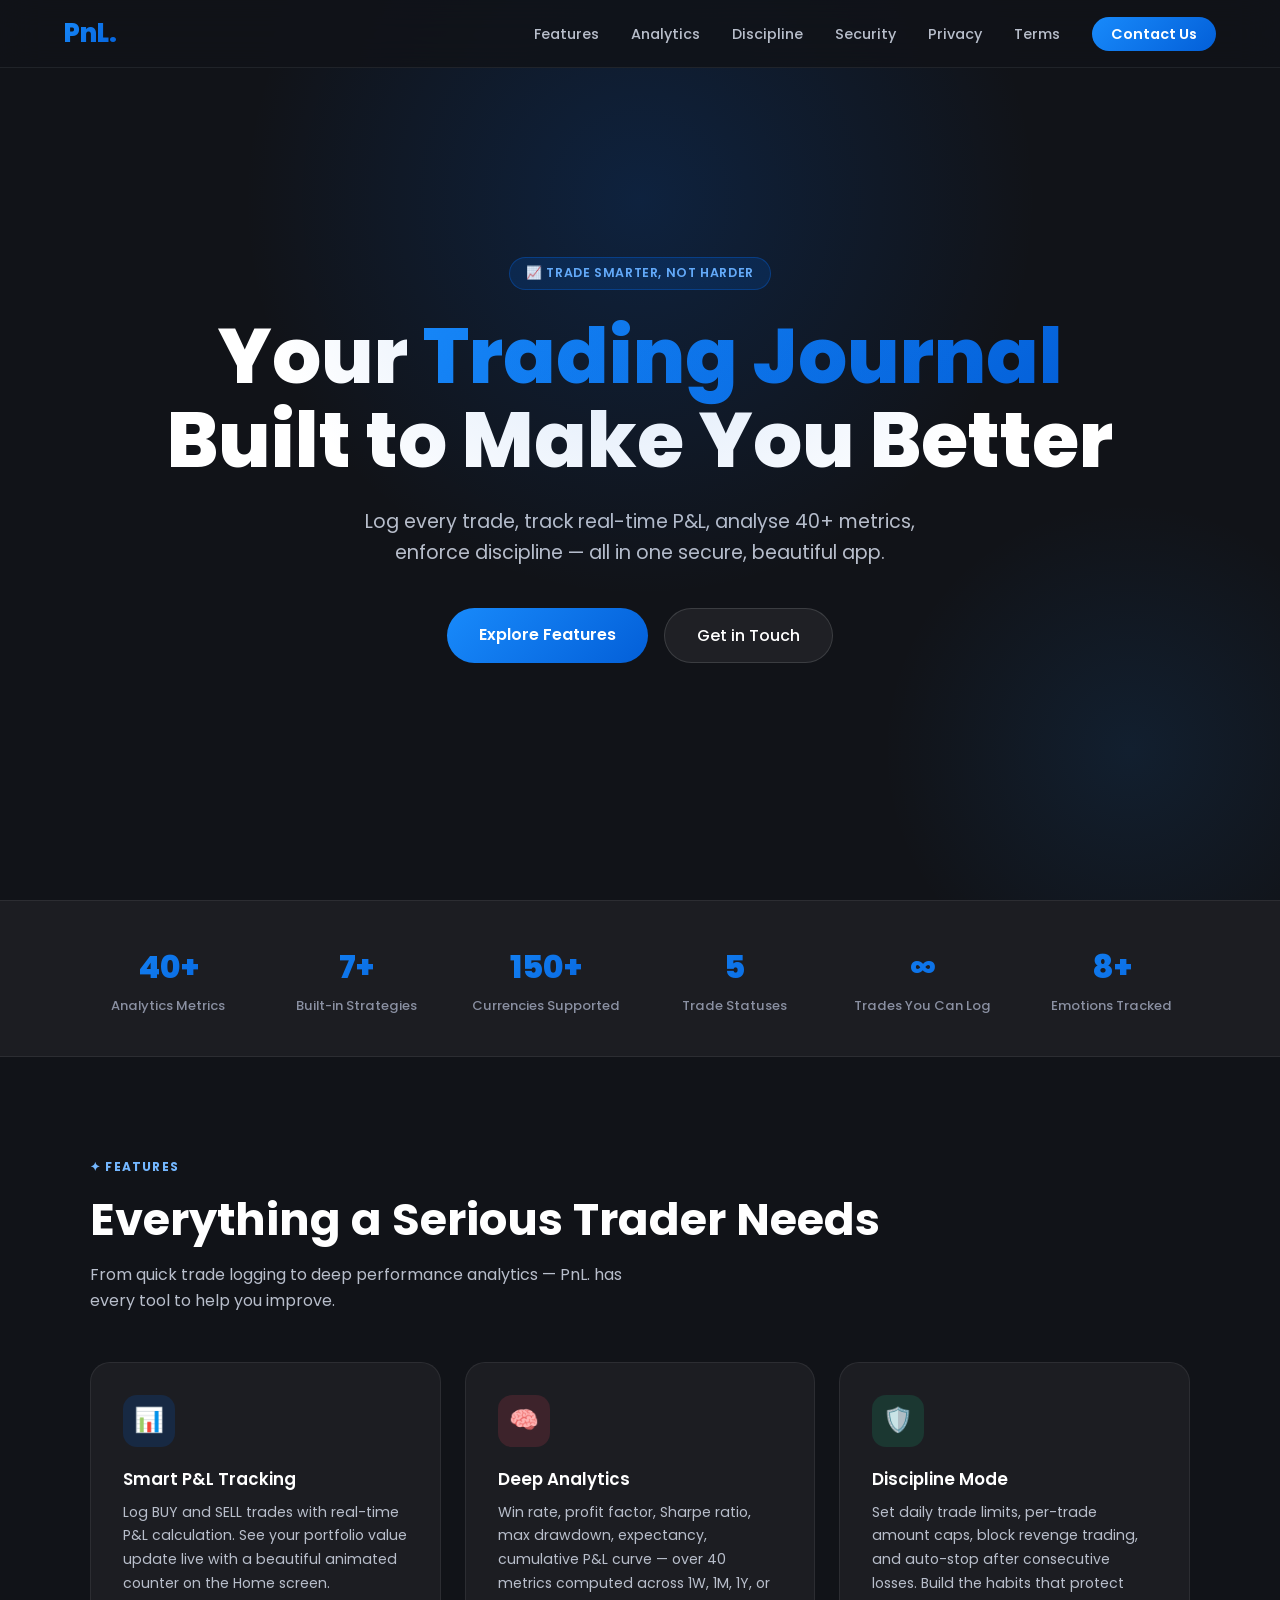
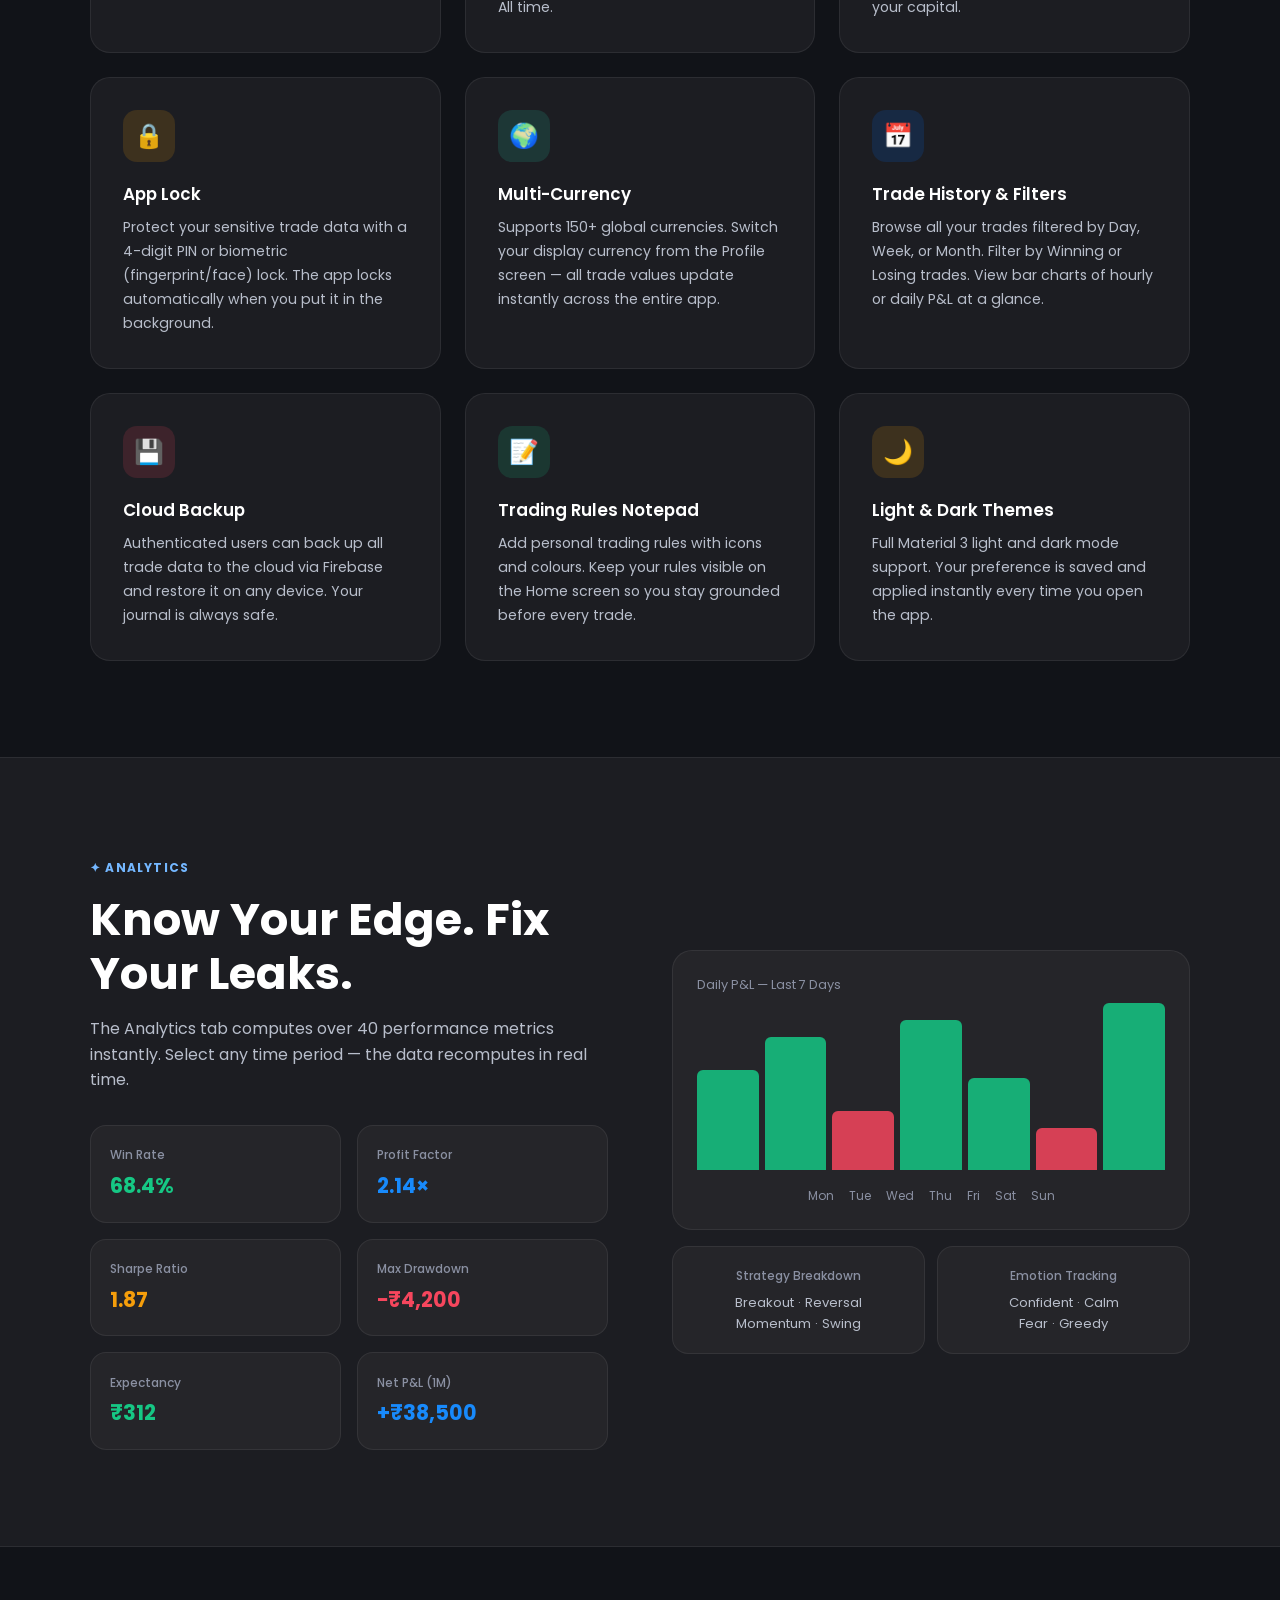
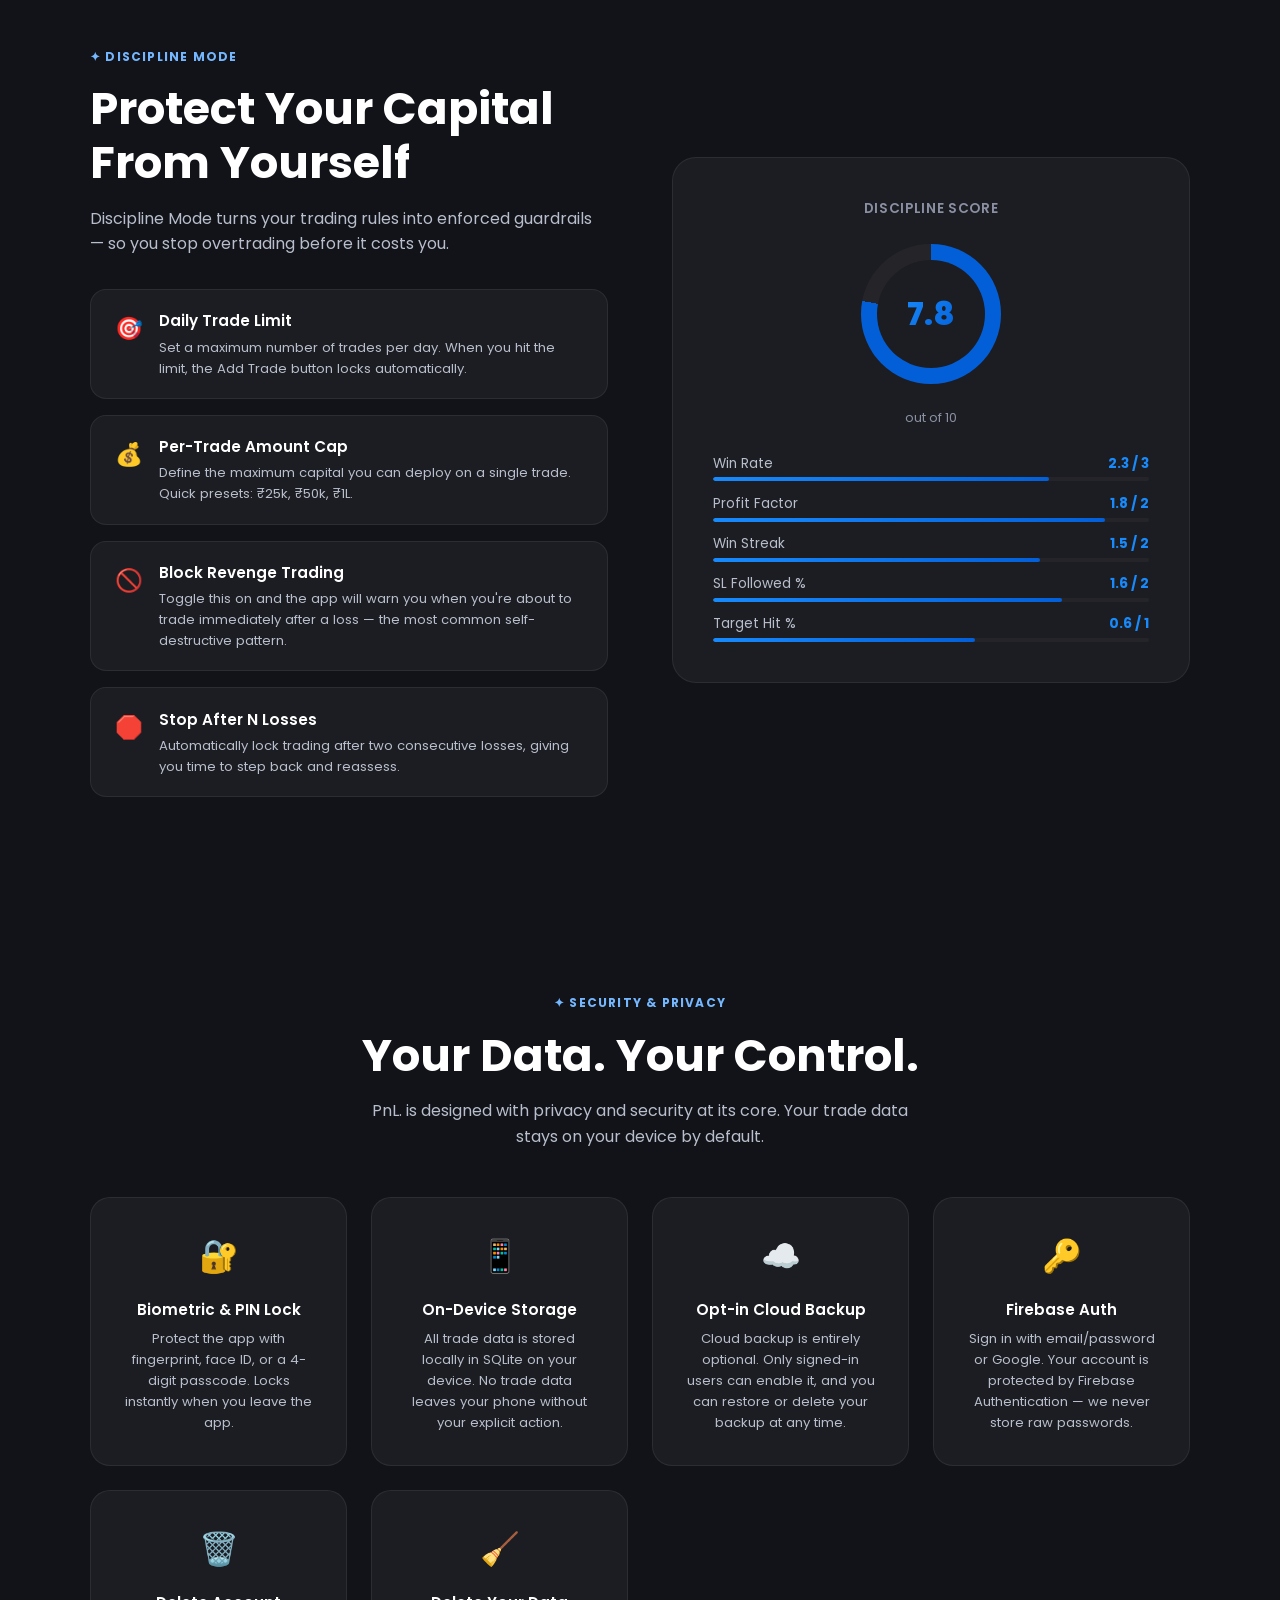
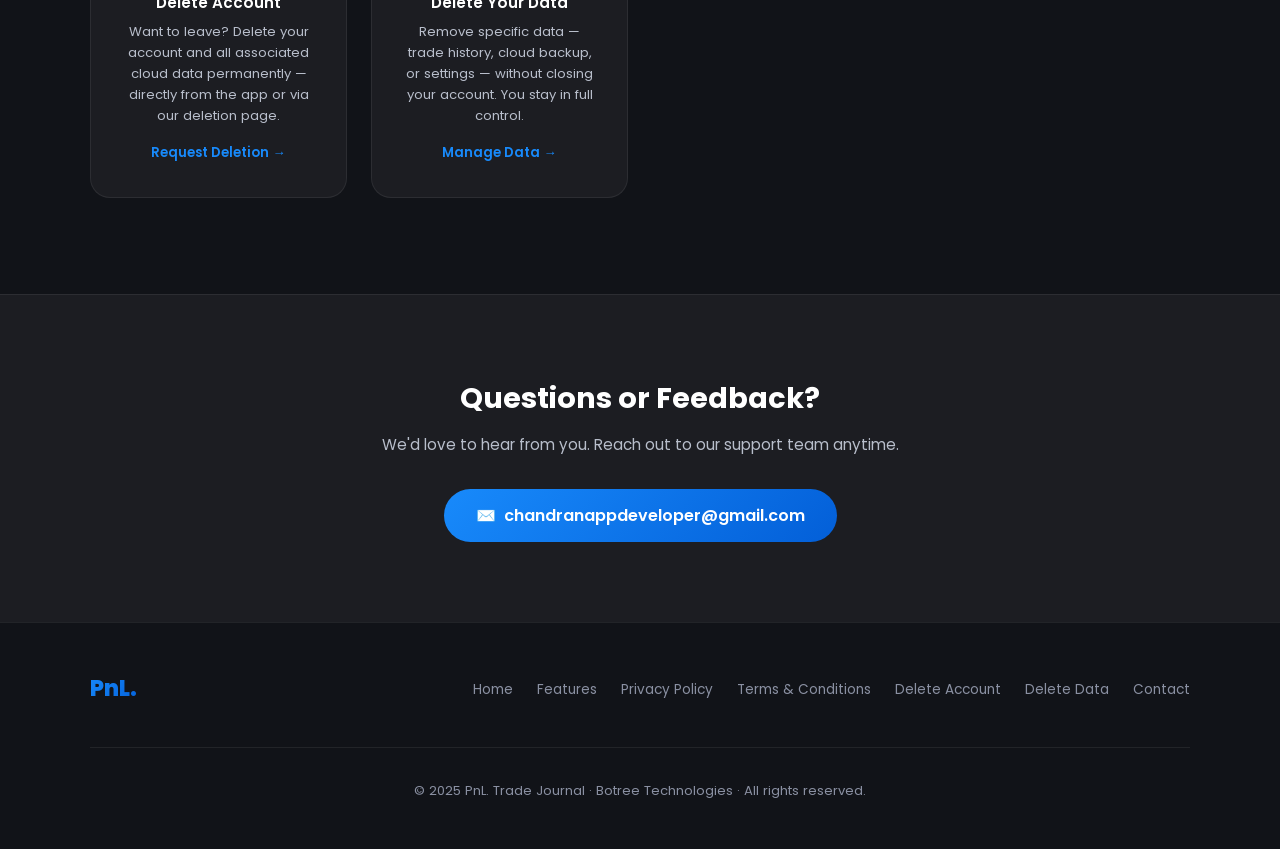
<file: index.html>
<!DOCTYPE html>
<html lang="en">
<head>
  <meta charset="UTF-8" />
  <meta name="viewport" content="width=device-width, initial-scale=1.0" />
  <title>PnL. — Trade Journal App</title>
  <meta name="description" content="PnL. is a smart trade journal for retail traders. Log trades, track daily P&L, analyse patterns, enforce discipline, and grow as a trader." />
  <meta name="theme-color" content="#035fd8" />
  <link rel="stylesheet" href="style.css" />
</head>
<body>

<!-- NAV -->
<nav>
  <a class="nav-logo" href="index.html">PnL.</a>
  <ul class="nav-links">
    <li><a href="#features">Features</a></li>
    <li><a href="#analytics">Analytics</a></li>
    <li><a href="#discipline">Discipline</a></li>
    <li><a href="#security">Security</a></li>
    <li><a href="privacy.html">Privacy</a></li>
    <li><a href="terms.html">Terms</a></li>
    <li><a href="mailto:chandranappdeveloper@gmail.com" class="nav-cta">Contact Us</a></li>
  </ul>
</nav>

<!-- HERO -->
<section class="hero">
  <div>
    <div class="badge">📈 Trade Smarter, Not Harder</div>
    <h1>Your <span class="gradient-text">Trading Journal</span><br/>Built to Make You Better</h1>
    <p>Log every trade, track real-time P&amp;L, analyse 40+ metrics, enforce discipline — all in one secure, beautiful app.</p>
    <div class="btn-group">
      <a href="#features" class="btn-primary">Explore Features</a>
      <a href="mailto:chandranappdeveloper@gmail.com" class="btn-secondary">Get in Touch</a>
    </div>
  </div>
</section>

<!-- STATS STRIP -->
<div class="stats-strip">
  <div class="stats-grid">
    <div class="stat-item">
      <div class="stat-value">40+</div>
      <div class="stat-label">Analytics Metrics</div>
    </div>
    <div class="stat-item">
      <div class="stat-value">7+</div>
      <div class="stat-label">Built-in Strategies</div>
    </div>
    <div class="stat-item">
      <div class="stat-value">150+</div>
      <div class="stat-label">Currencies Supported</div>
    </div>
    <div class="stat-item">
      <div class="stat-value">5</div>
      <div class="stat-label">Trade Statuses</div>
    </div>
    <div class="stat-item">
      <div class="stat-value">∞</div>
      <div class="stat-label">Trades You Can Log</div>
    </div>
    <div class="stat-item">
      <div class="stat-value">8+</div>
      <div class="stat-label">Emotions Tracked</div>
    </div>
  </div>
</div>

<!-- FEATURES -->
<section id="features">
  <div class="section-inner">
    <span class="section-badge">✦ Features</span>
    <h2 class="section-title">Everything a Serious Trader Needs</h2>
    <p class="section-sub">From quick trade logging to deep performance analytics — PnL. has every tool to help you improve.</p>

    <div class="features-grid">
      <div class="feature-card">
        <div class="feature-icon ic-blue">📊</div>
        <h3>Smart P&amp;L Tracking</h3>
        <p>Log BUY and SELL trades with real-time P&amp;L calculation. See your portfolio value update live with a beautiful animated counter on the Home screen.</p>
      </div>
      <div class="feature-card">
        <div class="feature-icon ic-red">🧠</div>
        <h3>Deep Analytics</h3>
        <p>Win rate, profit factor, Sharpe ratio, max drawdown, expectancy, cumulative P&amp;L curve — over 40 metrics computed across 1W, 1M, 1Y, or All time.</p>
      </div>
      <div class="feature-card">
        <div class="feature-icon ic-green">🛡️</div>
        <h3>Discipline Mode</h3>
        <p>Set daily trade limits, per-trade amount caps, block revenge trading, and auto-stop after consecutive losses. Build the habits that protect your capital.</p>
      </div>
      <div class="feature-card">
        <div class="feature-icon ic-amber">🔒</div>
        <h3>App Lock</h3>
        <p>Protect your sensitive trade data with a 4-digit PIN or biometric (fingerprint/face) lock. The app locks automatically when you put it in the background.</p>
      </div>
      <div class="feature-card">
        <div class="feature-icon ic-cyan">🌍</div>
        <h3>Multi-Currency</h3>
        <p>Supports 150+ global currencies. Switch your display currency from the Profile screen — all trade values update instantly across the entire app.</p>
      </div>
      <div class="feature-card">
        <div class="feature-icon ic-blue">📅</div>
        <h3>Trade History &amp; Filters</h3>
        <p>Browse all your trades filtered by Day, Week, or Month. Filter by Winning or Losing trades. View bar charts of hourly or daily P&amp;L at a glance.</p>
      </div>
      <div class="feature-card">
        <div class="feature-icon ic-red">💾</div>
        <h3>Cloud Backup</h3>
        <p>Authenticated users can back up all trade data to the cloud via Firebase and restore it on any device. Your journal is always safe.</p>
      </div>
      <div class="feature-card">
        <div class="feature-icon ic-green">📝</div>
        <h3>Trading Rules Notepad</h3>
        <p>Add personal trading rules with icons and colours. Keep your rules visible on the Home screen so you stay grounded before every trade.</p>
      </div>
      <div class="feature-card">
        <div class="feature-icon ic-amber">🌙</div>
        <h3>Light &amp; Dark Themes</h3>
        <p>Full Material 3 light and dark mode support. Your preference is saved and applied instantly every time you open the app.</p>
      </div>
    </div>
  </div>
</section>

<!-- ANALYTICS -->
<section id="analytics" class="analytics-section">
  <div class="section-inner">
    <div class="analytics-layout">
      <div>
        <span class="section-badge">✦ Analytics</span>
        <h2 class="section-title">Know Your Edge. Fix Your Leaks.</h2>
        <p class="section-sub">The Analytics tab computes over 40 performance metrics instantly. Select any time period — the data recomputes in real time.</p>

        <div class="metrics-grid">
          <div class="metric-card green">
            <div class="metric-label">Win Rate</div>
            <div class="metric-value">68.4%</div>
          </div>
          <div class="metric-card blue">
            <div class="metric-label">Profit Factor</div>
            <div class="metric-value">2.14×</div>
          </div>
          <div class="metric-card amber">
            <div class="metric-label">Sharpe Ratio</div>
            <div class="metric-value">1.87</div>
          </div>
          <div class="metric-card red">
            <div class="metric-label">Max Drawdown</div>
            <div class="metric-value">−₹4,200</div>
          </div>
          <div class="metric-card green">
            <div class="metric-label">Expectancy</div>
            <div class="metric-value">₹312</div>
          </div>
          <div class="metric-card blue">
            <div class="metric-label">Net P&amp;L (1M)</div>
            <div class="metric-value">+₹38,500</div>
          </div>
        </div>
      </div>
      <div>
        <div class="mock-chart">
          <div style="font-size:0.8rem;color:var(--text-muted);margin-bottom:0.5rem;">Daily P&L — Last 7 Days</div>
          <div class="chart-bars">
            <div class="bar up"  style="height:60%;"></div>
            <div class="bar up"  style="height:80%;"></div>
            <div class="bar down"style="height:35%;"></div>
            <div class="bar up"  style="height:90%;"></div>
            <div class="bar up"  style="height:55%;"></div>
            <div class="bar down"style="height:25%;"></div>
            <div class="bar up"  style="height:100%;"></div>
          </div>
          <div class="chart-label">Mon &nbsp;&nbsp;&nbsp; Tue &nbsp;&nbsp;&nbsp; Wed &nbsp;&nbsp;&nbsp; Thu &nbsp;&nbsp;&nbsp; Fri &nbsp;&nbsp;&nbsp; Sat &nbsp;&nbsp;&nbsp; Sun</div>
        </div>

        <div style="margin-top:1rem;display:grid;grid-template-columns:1fr 1fr;gap:0.75rem;">
          <div class="metric-card" style="text-align:center;">
            <div class="metric-label">Strategy Breakdown</div>
            <div style="font-size:0.82rem;color:var(--text-secondary);margin-top:0.4rem;">Breakout · Reversal<br/>Momentum · Swing</div>
          </div>
          <div class="metric-card" style="text-align:center;">
            <div class="metric-label">Emotion Tracking</div>
            <div style="font-size:0.82rem;color:var(--text-secondary);margin-top:0.4rem;">Confident · Calm<br/>Fear · Greedy</div>
          </div>
        </div>
      </div>
    </div>
  </div>
</section>

<!-- DISCIPLINE -->
<section id="discipline">
  <div class="section-inner">
    <div class="discipline-layout">
      <div>
        <span class="section-badge">✦ Discipline Mode</span>
        <h2 class="section-title">Protect Your Capital From Yourself</h2>
        <p class="section-sub">Discipline Mode turns your trading rules into enforced guardrails — so you stop overtrading before it costs you.</p>

        <div class="discipline-items">
          <div class="discipline-item">
            <span class="discipline-icon">🎯</span>
            <div>
              <h4>Daily Trade Limit</h4>
              <p>Set a maximum number of trades per day. When you hit the limit, the Add Trade button locks automatically.</p>
            </div>
          </div>
          <div class="discipline-item">
            <span class="discipline-icon">💰</span>
            <div>
              <h4>Per-Trade Amount Cap</h4>
              <p>Define the maximum capital you can deploy on a single trade. Quick presets: ₹25k, ₹50k, ₹1L.</p>
            </div>
          </div>
          <div class="discipline-item">
            <span class="discipline-icon">🚫</span>
            <div>
              <h4>Block Revenge Trading</h4>
              <p>Toggle this on and the app will warn you when you're about to trade immediately after a loss — the most common self-destructive pattern.</p>
            </div>
          </div>
          <div class="discipline-item">
            <span class="discipline-icon">🛑</span>
            <div>
              <h4>Stop After N Losses</h4>
              <p>Automatically lock trading after two consecutive losses, giving you time to step back and reassess.</p>
            </div>
          </div>
        </div>
      </div>
      <div>
        <div class="score-card">
          <div style="font-size:0.85rem;color:var(--text-muted);margin-bottom:1.5rem;font-weight:600;letter-spacing:0.05em;text-transform:uppercase;">Discipline Score</div>
          <div class="score-ring">
            <div class="score-number">7.8</div>
          </div>
          <div style="font-size:0.8rem;color:var(--text-muted);margin-bottom:1.5rem;">out of 10</div>

          <div class="score-components">
            <div>
              <div class="score-row">
                <span class="score-label">Win Rate</span>
                <span class="score-pts">2.3 / 3</span>
              </div>
              <div class="score-bar"><div class="score-bar-fill" style="width:77%"></div></div>
            </div>
            <div>
              <div class="score-row">
                <span class="score-label">Profit Factor</span>
                <span class="score-pts">1.8 / 2</span>
              </div>
              <div class="score-bar"><div class="score-bar-fill" style="width:90%"></div></div>
            </div>
            <div>
              <div class="score-row">
                <span class="score-label">Win Streak</span>
                <span class="score-pts">1.5 / 2</span>
              </div>
              <div class="score-bar"><div class="score-bar-fill" style="width:75%"></div></div>
            </div>
            <div>
              <div class="score-row">
                <span class="score-label">SL Followed %</span>
                <span class="score-pts">1.6 / 2</span>
              </div>
              <div class="score-bar"><div class="score-bar-fill" style="width:80%"></div></div>
            </div>
            <div>
              <div class="score-row">
                <span class="score-label">Target Hit %</span>
                <span class="score-pts">0.6 / 1</span>
              </div>
              <div class="score-bar"><div class="score-bar-fill" style="width:60%"></div></div>
            </div>
          </div>
        </div>
      </div>
    </div>
  </div>
</section>

<!-- SECURITY -->
<section id="security">
  <div class="section-inner" style="text-align:center;">
    <span class="section-badge">✦ Security &amp; Privacy</span>
    <h2 class="section-title">Your Data. Your Control.</h2>
    <p class="section-sub" style="margin:0 auto;">PnL. is designed with privacy and security at its core. Your trade data stays on your device by default.</p>

    <div class="security-grid">
      <div class="security-card">
        <span class="sec-icon">🔐</span>
        <h3>Biometric &amp; PIN Lock</h3>
        <p>Protect the app with fingerprint, face ID, or a 4-digit passcode. Locks instantly when you leave the app.</p>
      </div>
      <div class="security-card">
        <span class="sec-icon">📱</span>
        <h3>On-Device Storage</h3>
        <p>All trade data is stored locally in SQLite on your device. No trade data leaves your phone without your explicit action.</p>
      </div>
      <div class="security-card">
        <span class="sec-icon">☁️</span>
        <h3>Opt-in Cloud Backup</h3>
        <p>Cloud backup is entirely optional. Only signed-in users can enable it, and you can restore or delete your backup at any time.</p>
      </div>
      <div class="security-card">
        <span class="sec-icon">🔑</span>
        <h3>Firebase Auth</h3>
        <p>Sign in with email/password or Google. Your account is protected by Firebase Authentication — we never store raw passwords.</p>
      </div>
      <div class="security-card">
        <span class="sec-icon">🗑️</span>
        <h3>Delete Account</h3>
        <p>Want to leave? Delete your account and all associated cloud data permanently — directly from the app or via our deletion page.</p>
        <a href="delete-account.html" style="display:inline-block;margin-top:1rem;font-size:0.82rem;font-weight:600;color:var(--primary-light);text-decoration:none;">Request Deletion →</a>
      </div>
      <div class="security-card">
        <span class="sec-icon">🧹</span>
        <h3>Delete Your Data</h3>
        <p>Remove specific data — trade history, cloud backup, or settings — without closing your account. You stay in full control.</p>
        <a href="delete-data.html" style="display:inline-block;margin-top:1rem;font-size:0.82rem;font-weight:600;color:var(--primary-light);text-decoration:none;">Manage Data →</a>
      </div>
    </div>
  </div>
</section>

<!-- CONTACT CTA -->
<div class="contact-section">
  <h2>Questions or Feedback?</h2>
  <p>We'd love to hear from you. Reach out to our support team anytime.</p>
  <a href="mailto:chandranappdeveloper@gmail.com" class="contact-email">✉️ &nbsp;chandranappdeveloper@gmail.com</a>
</div>

<!-- FOOTER -->
<footer>
  <div class="footer-inner">
    <a class="footer-logo" href="index.html">PnL.</a>
    <ul class="footer-links">
      <li><a href="index.html">Home</a></li>
      <li><a href="#features">Features</a></li>
      <li><a href="privacy.html">Privacy Policy</a></li>
      <li><a href="terms.html">Terms &amp; Conditions</a></li>
      <li><a href="delete-account.html">Delete Account</a></li>
      <li><a href="delete-data.html">Delete Data</a></li>
      <li><a href="mailto:chandranappdeveloper@gmail.com">Contact</a></li>
    </ul>
    <p class="footer-copy">© 2025 PnL. Trade Journal · Botree Technologies · All rights reserved.</p>
  </div>
</footer>

</body>
</html>
</file>
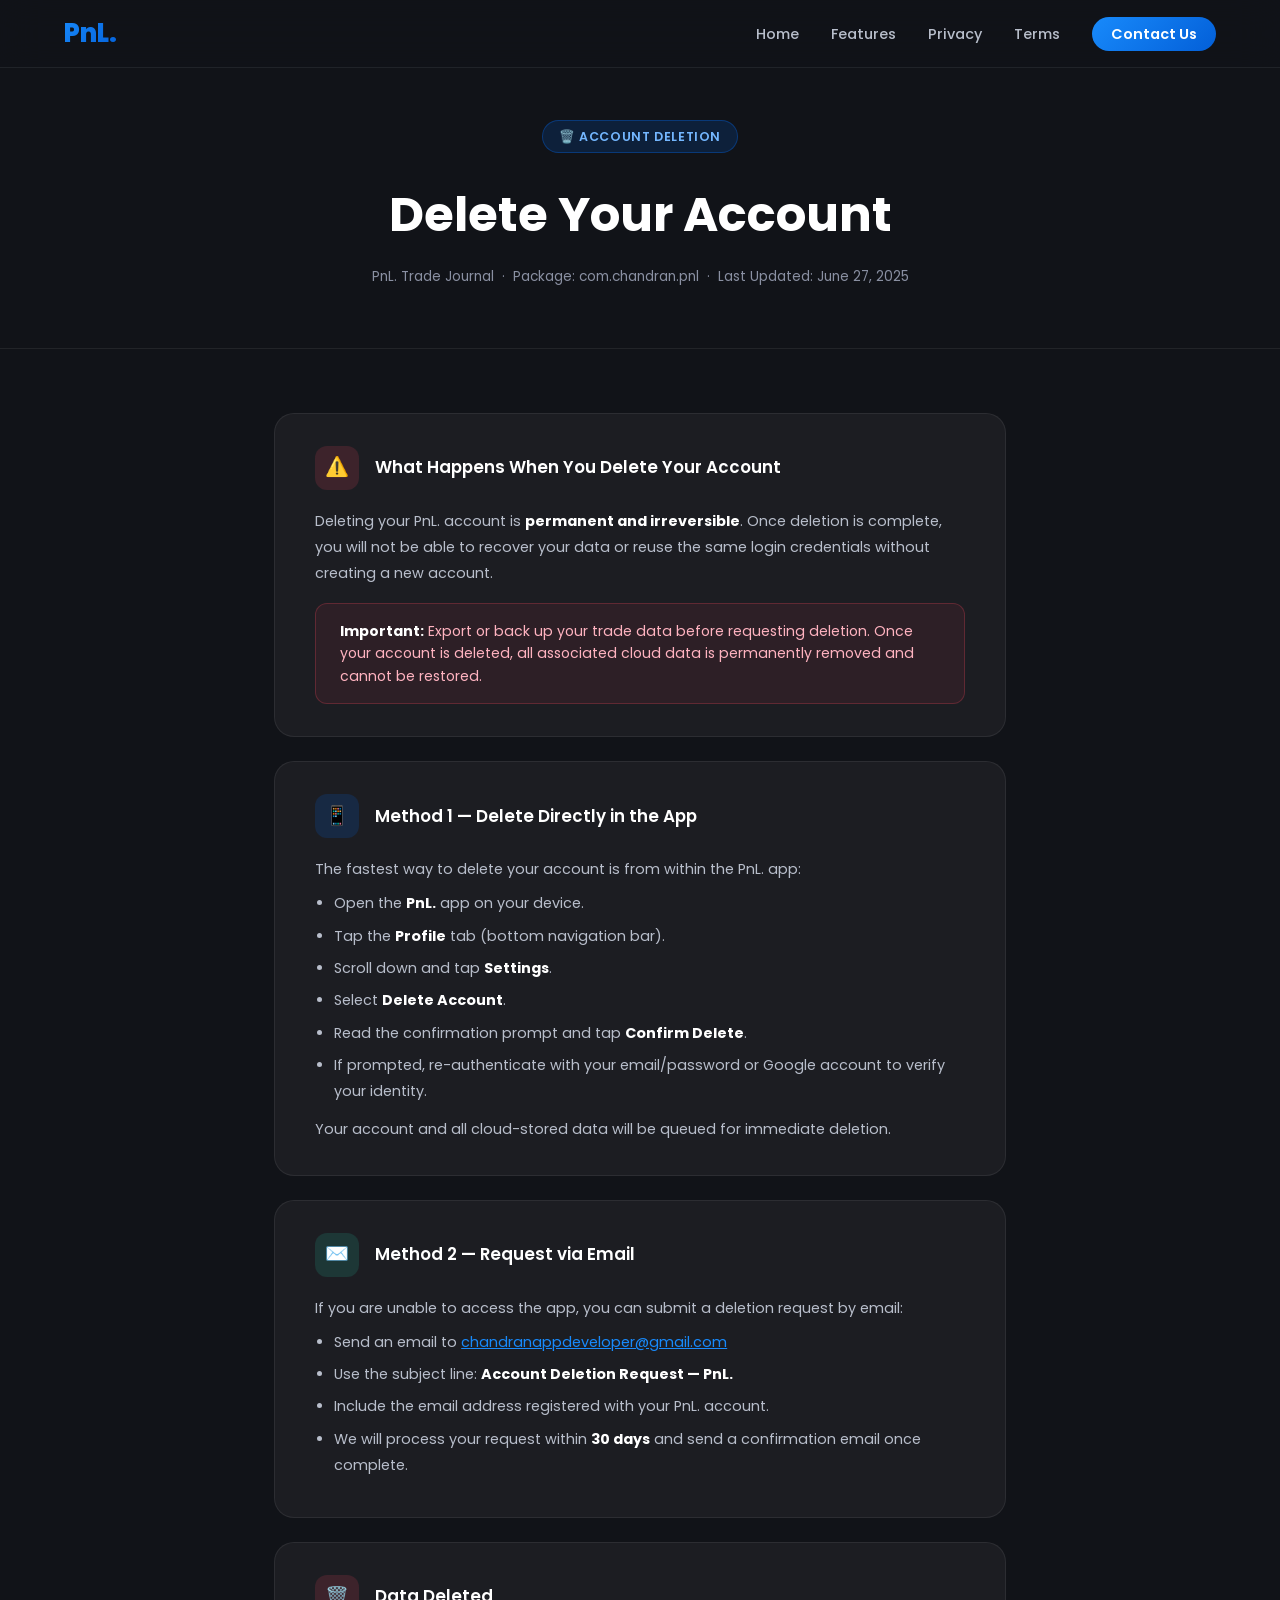
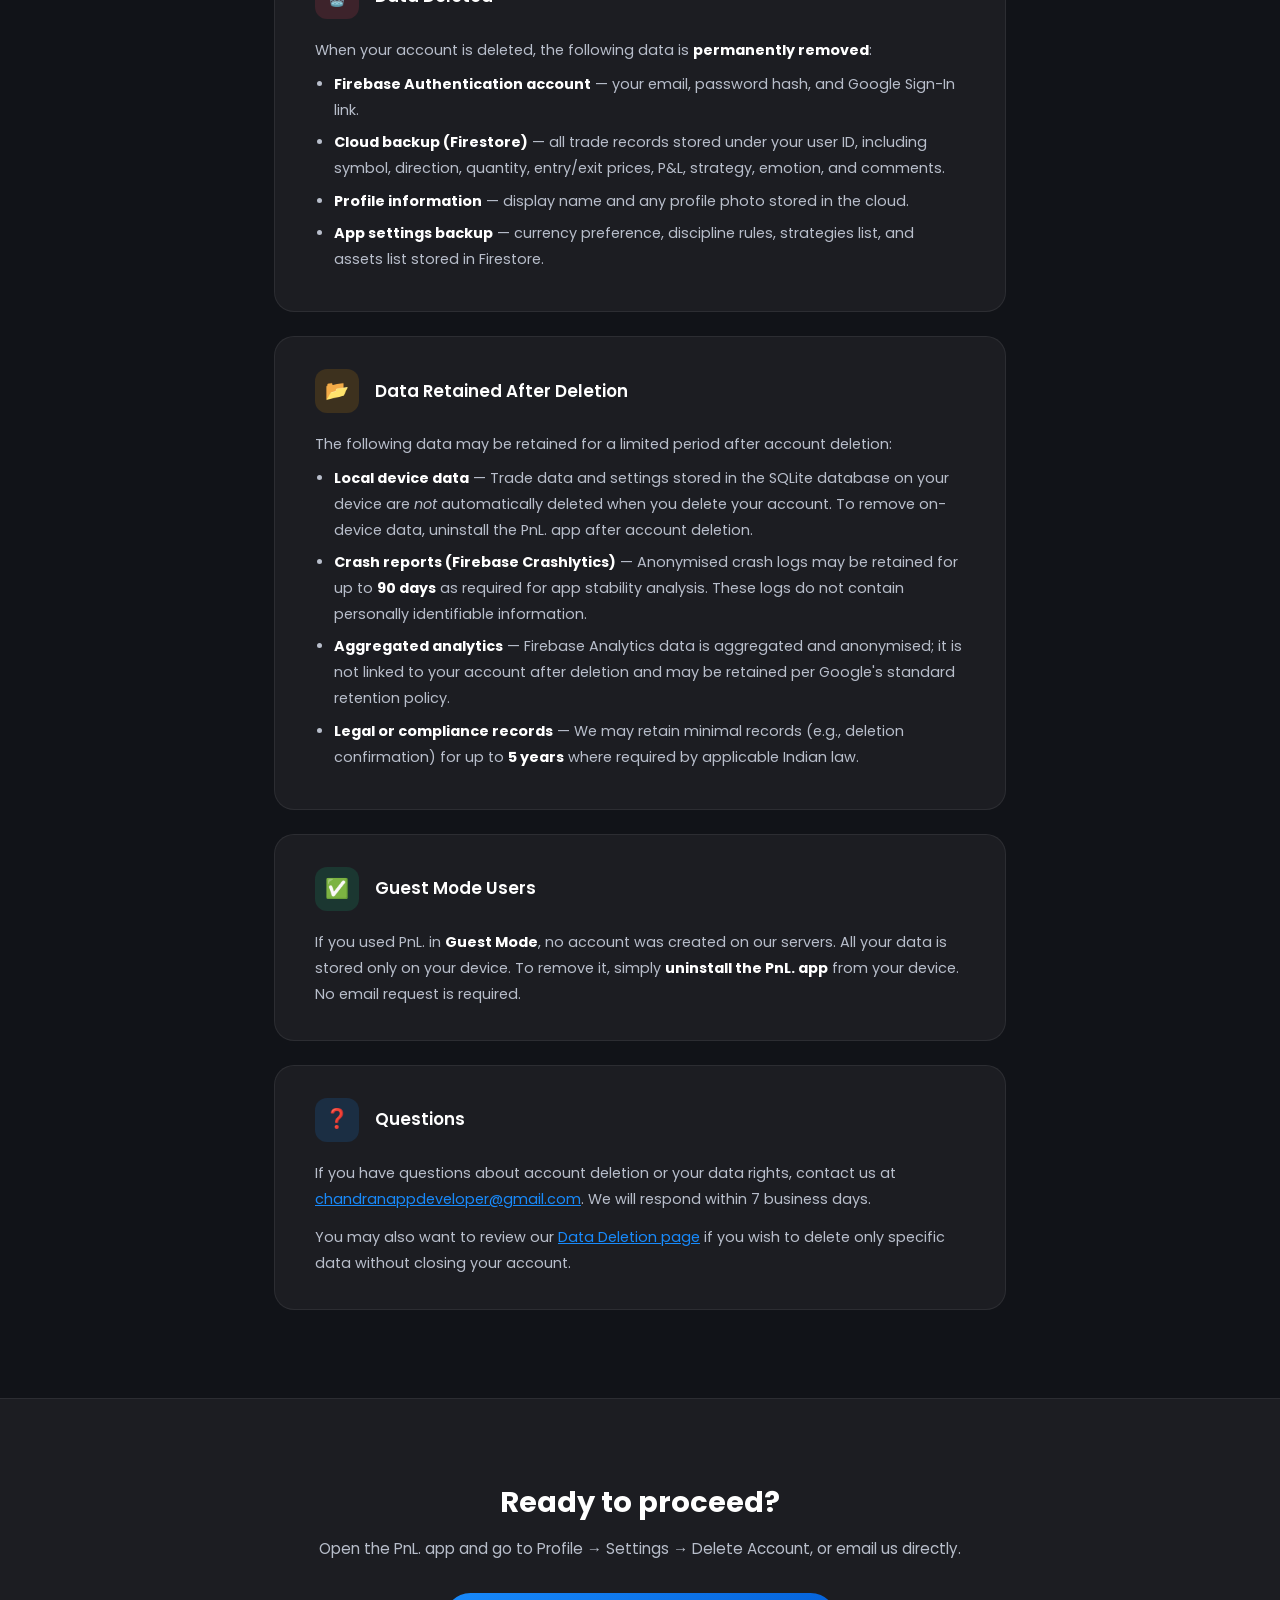
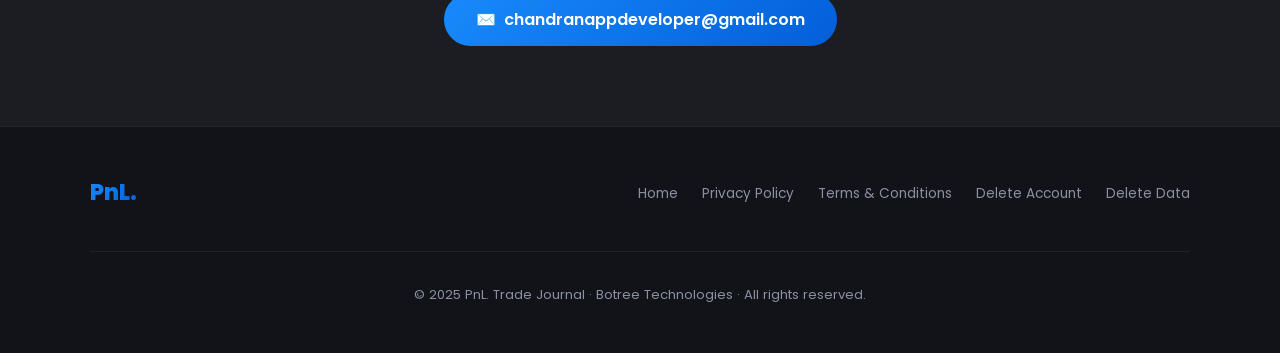
<file: delete-account.html>
<!DOCTYPE html>
<html lang="en">
<head>
  <meta charset="UTF-8" />
  <meta name="viewport" content="width=device-width, initial-scale=1.0" />
  <title>Delete Account — PnL.</title>
  <meta name="description" content="Request deletion of your PnL. Trade Journal account and all associated data." />
  <link rel="stylesheet" href="style.css" />
</head>
<body>

<!-- NAV -->
<nav>
  <a class="nav-logo" href="index.html">PnL.</a>
  <ul class="nav-links">
    <li><a href="index.html">Home</a></li>
    <li><a href="index.html#features">Features</a></li>
    <li><a href="privacy.html">Privacy</a></li>
    <li><a href="terms.html">Terms</a></li>
    <li><a href="mailto:chandranappdeveloper@gmail.com" class="nav-cta">Contact Us</a></li>
  </ul>
</nav>

<!-- HERO -->
<div class="policy-hero">
  <div class="badge">🗑️ Account Deletion</div>
  <h1>Delete Your Account</h1>
  <p class="policy-meta">PnL. Trade Journal &nbsp;·&nbsp; Package: com.chandran.pnl &nbsp;·&nbsp; Last Updated: June 27, 2025</p>
</div>

<!-- CONTENT -->
<div class="policy-content">

  <div class="policy-section">
    <div class="policy-section-header">
      <div class="policy-icon ic-red">⚠️</div>
      <h2>What Happens When You Delete Your Account</h2>
    </div>
    <p>Deleting your PnL. account is <strong>permanent and irreversible</strong>. Once deletion is complete, you will not be able to recover your data or reuse the same login credentials without creating a new account.</p>
    <div class="alert-box">
      <strong>Important:</strong> Export or back up your trade data before requesting deletion. Once your account is deleted, all associated cloud data is permanently removed and cannot be restored.
    </div>
  </div>

  <div class="policy-section">
    <div class="policy-section-header">
      <div class="policy-icon ic-blue">📱</div>
      <h2>Method 1 — Delete Directly in the App</h2>
    </div>
    <p>The fastest way to delete your account is from within the PnL. app:</p>
    <ul>
      <li>Open the <strong>PnL.</strong> app on your device.</li>
      <li>Tap the <strong>Profile</strong> tab (bottom navigation bar).</li>
      <li>Scroll down and tap <strong>Settings</strong>.</li>
      <li>Select <strong>Delete Account</strong>.</li>
      <li>Read the confirmation prompt and tap <strong>Confirm Delete</strong>.</li>
      <li>If prompted, re-authenticate with your email/password or Google account to verify your identity.</li>
    </ul>
    <p style="margin-top:0.75rem;">Your account and all cloud-stored data will be queued for immediate deletion.</p>
  </div>

  <div class="policy-section">
    <div class="policy-section-header">
      <div class="policy-icon ic-cyan">✉️</div>
      <h2>Method 2 — Request via Email</h2>
    </div>
    <p>If you are unable to access the app, you can submit a deletion request by email:</p>
    <ul>
      <li>Send an email to <a href="mailto:chandranappdeveloper@gmail.com">chandranappdeveloper@gmail.com</a></li>
      <li>Use the subject line: <strong>Account Deletion Request — PnL.</strong></li>
      <li>Include the email address registered with your PnL. account.</li>
      <li>We will process your request within <strong>30 days</strong> and send a confirmation email once complete.</li>
    </ul>
  </div>

  <div class="policy-section">
    <div class="policy-section-header">
      <div class="policy-icon ic-red">🗑️</div>
      <h2>Data Deleted</h2>
    </div>
    <p>When your account is deleted, the following data is <strong>permanently removed</strong>:</p>
    <ul>
      <li><strong>Firebase Authentication account</strong> — your email, password hash, and Google Sign-In link.</li>
      <li><strong>Cloud backup (Firestore)</strong> — all trade records stored under your user ID, including symbol, direction, quantity, entry/exit prices, P&amp;L, strategy, emotion, and comments.</li>
      <li><strong>Profile information</strong> — display name and any profile photo stored in the cloud.</li>
      <li><strong>App settings backup</strong> — currency preference, discipline rules, strategies list, and assets list stored in Firestore.</li>
    </ul>
  </div>

  <div class="policy-section">
    <div class="policy-section-header">
      <div class="policy-icon ic-amber">📂</div>
      <h2>Data Retained After Deletion</h2>
    </div>
    <p>The following data may be retained for a limited period after account deletion:</p>
    <ul>
      <li><strong>Local device data</strong> — Trade data and settings stored in the SQLite database on your device are <em>not</em> automatically deleted when you delete your account. To remove on-device data, uninstall the PnL. app after account deletion.</li>
      <li><strong>Crash reports (Firebase Crashlytics)</strong> — Anonymised crash logs may be retained for up to <strong>90 days</strong> as required for app stability analysis. These logs do not contain personally identifiable information.</li>
      <li><strong>Aggregated analytics</strong> — Firebase Analytics data is aggregated and anonymised; it is not linked to your account after deletion and may be retained per Google's standard retention policy.</li>
      <li><strong>Legal or compliance records</strong> — We may retain minimal records (e.g., deletion confirmation) for up to <strong>5 years</strong> where required by applicable Indian law.</li>
    </ul>
  </div>

  <div class="policy-section">
    <div class="policy-section-header">
      <div class="policy-icon ic-green">✅</div>
      <h2>Guest Mode Users</h2>
    </div>
    <p>If you used PnL. in <strong>Guest Mode</strong>, no account was created on our servers. All your data is stored only on your device. To remove it, simply <strong>uninstall the PnL. app</strong> from your device. No email request is required.</p>
  </div>

  <div class="policy-section">
    <div class="policy-section-header">
      <div class="policy-icon ic-lblue">❓</div>
      <h2>Questions</h2>
    </div>
    <p>If you have questions about account deletion or your data rights, contact us at <a href="mailto:chandranappdeveloper@gmail.com">chandranappdeveloper@gmail.com</a>. We will respond within 7 business days.</p>
    <p style="margin-top:0.75rem;">You may also want to review our <a href="delete-data.html">Data Deletion page</a> if you wish to delete only specific data without closing your account.</p>
  </div>

</div>

<!-- CONTACT -->
<div class="contact-section">
  <h2>Ready to proceed?</h2>
  <p>Open the PnL. app and go to Profile → Settings → Delete Account, or email us directly.</p>
  <a class="contact-email" href="mailto:chandranappdeveloper@gmail.com">
    ✉️ &nbsp;chandranappdeveloper@gmail.com
  </a>
</div>

<!-- FOOTER -->
<footer>
  <div class="footer-inner">
    <a class="footer-logo" href="index.html">PnL.</a>
    <ul class="footer-links">
      <li><a href="index.html">Home</a></li>
      <li><a href="privacy.html">Privacy Policy</a></li>
      <li><a href="terms.html">Terms &amp; Conditions</a></li>
      <li><a href="delete-account.html">Delete Account</a></li>
      <li><a href="delete-data.html">Delete Data</a></li>
    </ul>
    <p class="footer-copy">© 2025 PnL. Trade Journal · Botree Technologies · All rights reserved.</p>
  </div>
</footer>

</body>
</html>
</file>
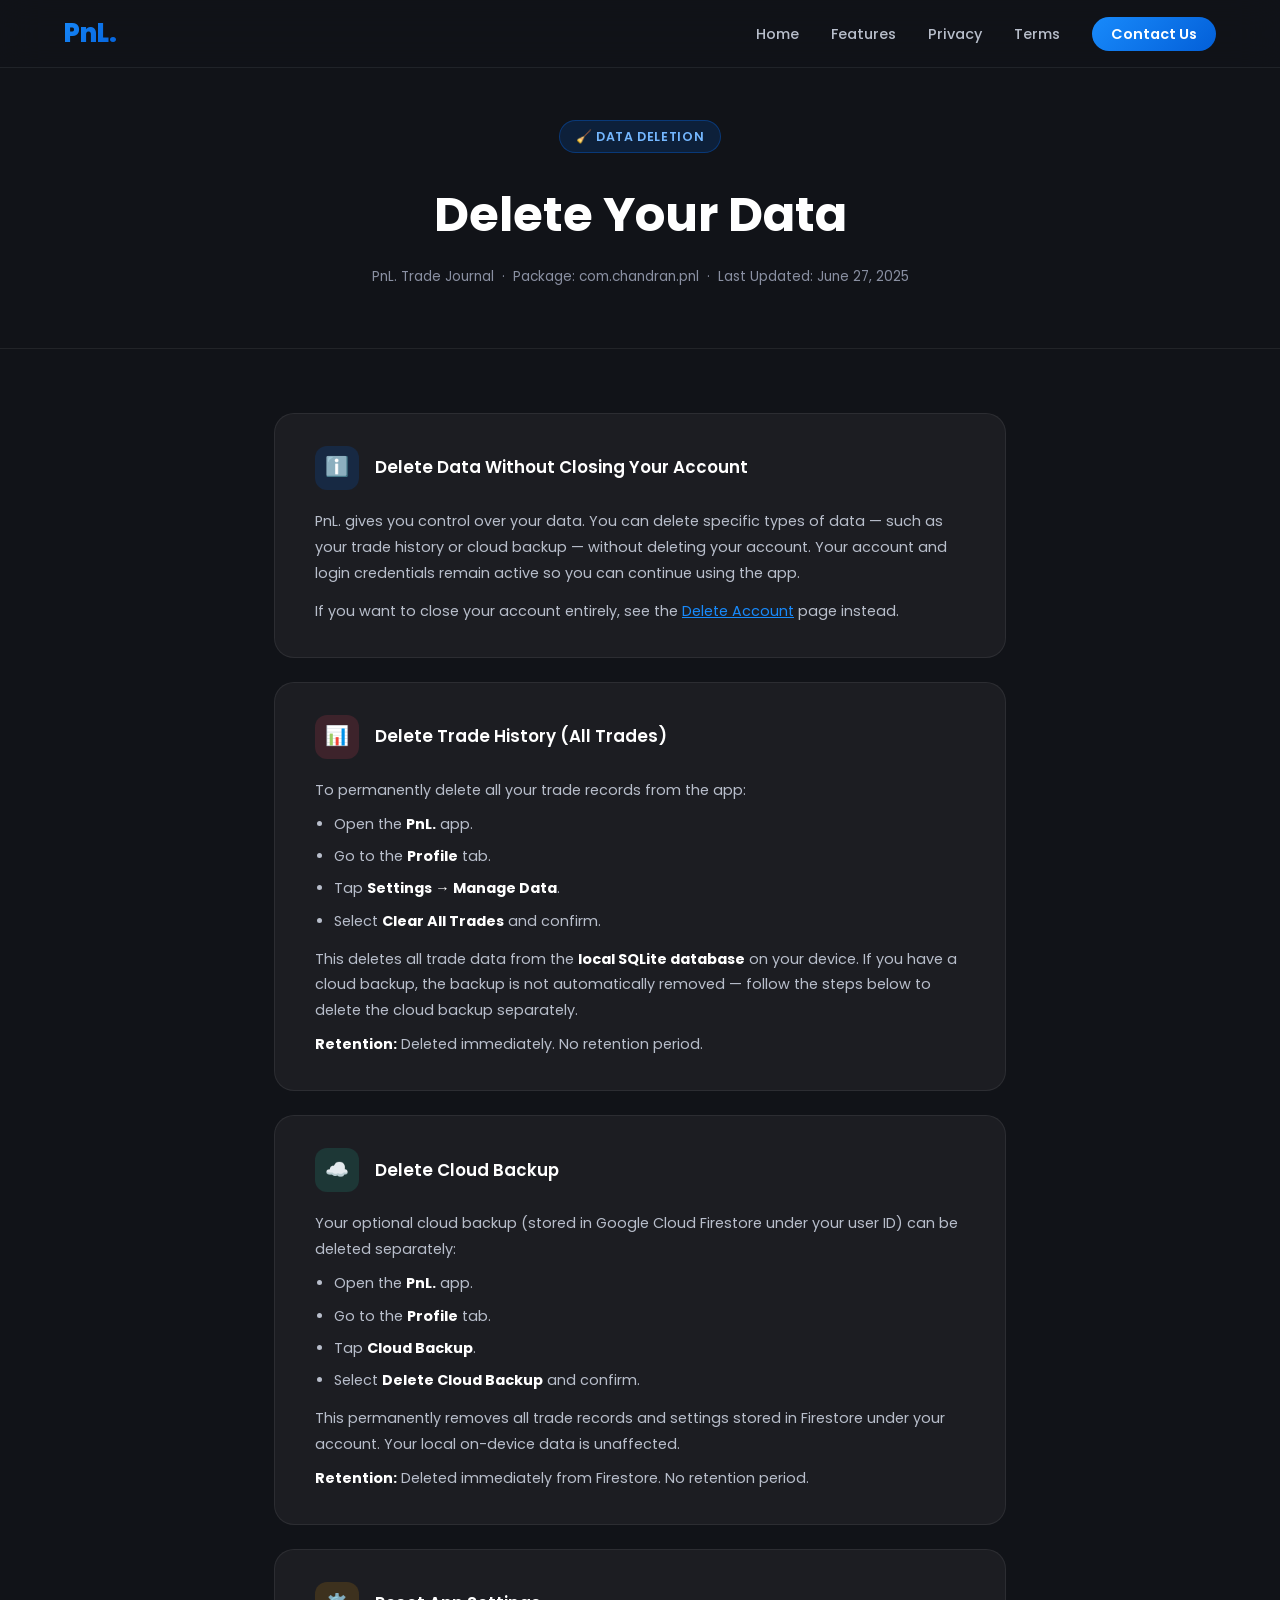
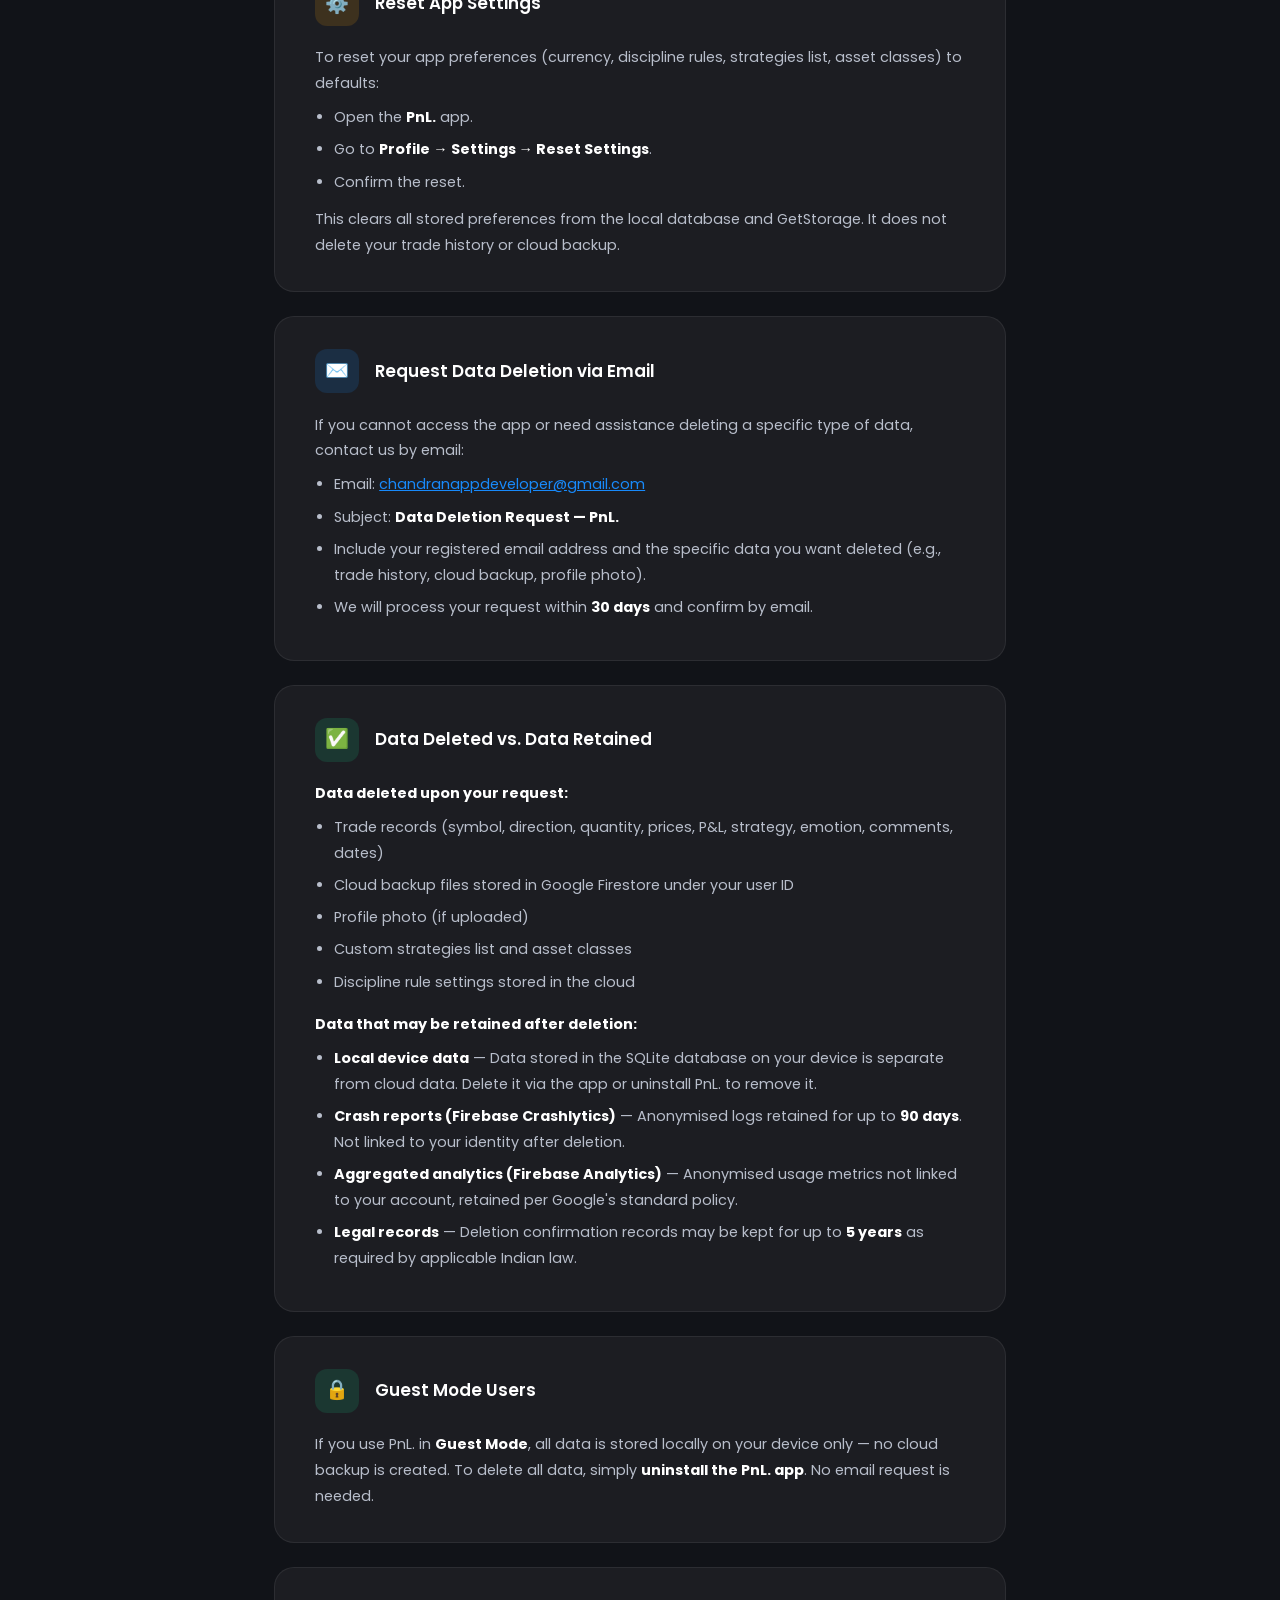
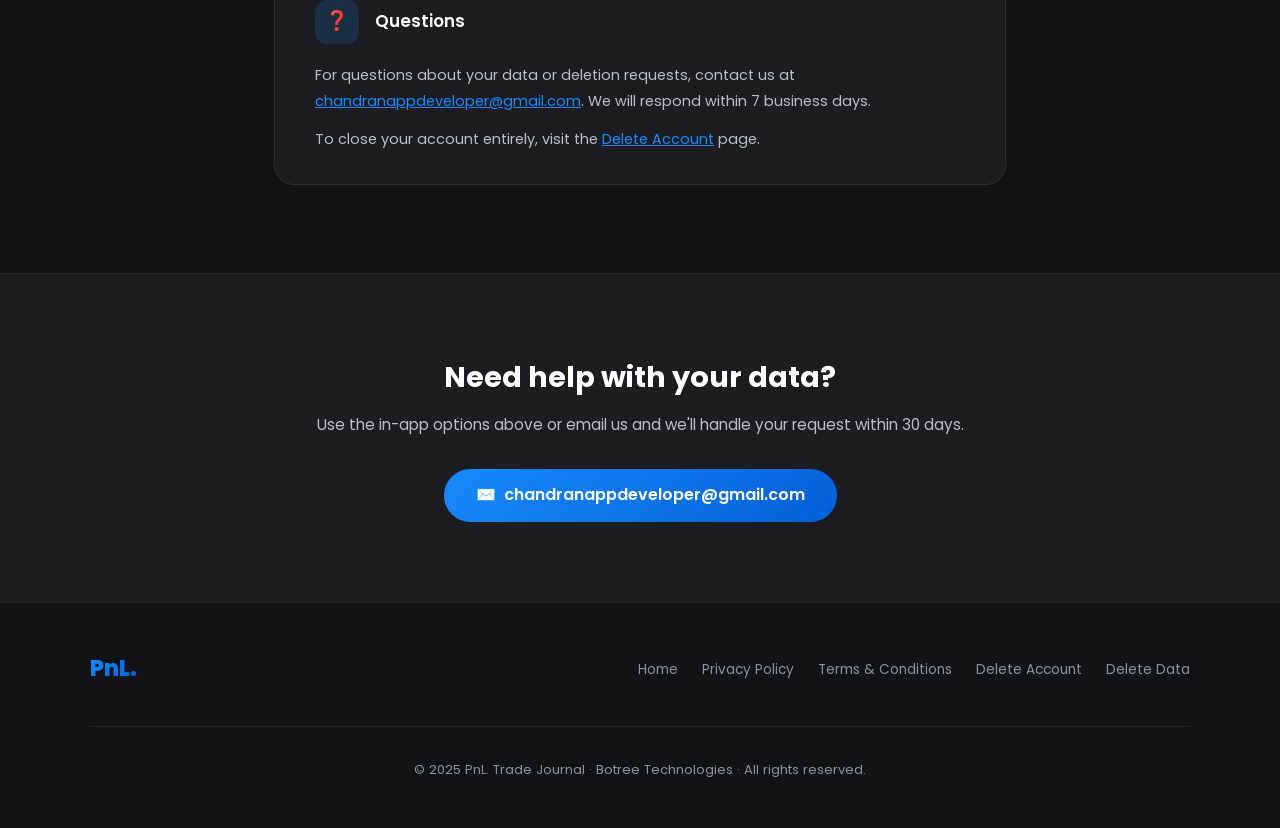
<file: delete-data.html>
<!DOCTYPE html>
<html lang="en">
<head>
  <meta charset="UTF-8" />
  <meta name="viewport" content="width=device-width, initial-scale=1.0" />
  <title>Delete Data — PnL.</title>
  <meta name="description" content="Request deletion of specific data from your PnL. Trade Journal account without closing your account." />
  <link rel="stylesheet" href="style.css" />
</head>
<body>

<!-- NAV -->
<nav>
  <a class="nav-logo" href="index.html">PnL.</a>
  <ul class="nav-links">
    <li><a href="index.html">Home</a></li>
    <li><a href="index.html#features">Features</a></li>
    <li><a href="privacy.html">Privacy</a></li>
    <li><a href="terms.html">Terms</a></li>
    <li><a href="mailto:chandranappdeveloper@gmail.com" class="nav-cta">Contact Us</a></li>
  </ul>
</nav>

<!-- HERO -->
<div class="policy-hero">
  <div class="badge">🧹 Data Deletion</div>
  <h1>Delete Your Data</h1>
  <p class="policy-meta">PnL. Trade Journal &nbsp;·&nbsp; Package: com.chandran.pnl &nbsp;·&nbsp; Last Updated: June 27, 2025</p>
</div>

<!-- CONTENT -->
<div class="policy-content">

  <div class="policy-section">
    <div class="policy-section-header">
      <div class="policy-icon ic-blue">ℹ️</div>
      <h2>Delete Data Without Closing Your Account</h2>
    </div>
    <p>PnL. gives you control over your data. You can delete specific types of data — such as your trade history or cloud backup — without deleting your account. Your account and login credentials remain active so you can continue using the app.</p>
    <p style="margin-top:0.75rem;">If you want to close your account entirely, see the <a href="delete-account.html">Delete Account</a> page instead.</p>
  </div>

  <div class="policy-section">
    <div class="policy-section-header">
      <div class="policy-icon ic-red">📊</div>
      <h2>Delete Trade History (All Trades)</h2>
    </div>
    <p>To permanently delete all your trade records from the app:</p>
    <ul>
      <li>Open the <strong>PnL.</strong> app.</li>
      <li>Go to the <strong>Profile</strong> tab.</li>
      <li>Tap <strong>Settings → Manage Data</strong>.</li>
      <li>Select <strong>Clear All Trades</strong> and confirm.</li>
    </ul>
    <p style="margin-top:0.75rem;">This deletes all trade data from the <strong>local SQLite database</strong> on your device. If you have a cloud backup, the backup is not automatically removed — follow the steps below to delete the cloud backup separately.</p>
    <p style="margin-top:0.5rem;"><strong>Retention:</strong> Deleted immediately. No retention period.</p>
  </div>

  <div class="policy-section">
    <div class="policy-section-header">
      <div class="policy-icon ic-cyan">☁️</div>
      <h2>Delete Cloud Backup</h2>
    </div>
    <p>Your optional cloud backup (stored in Google Cloud Firestore under your user ID) can be deleted separately:</p>
    <ul>
      <li>Open the <strong>PnL.</strong> app.</li>
      <li>Go to the <strong>Profile</strong> tab.</li>
      <li>Tap <strong>Cloud Backup</strong>.</li>
      <li>Select <strong>Delete Cloud Backup</strong> and confirm.</li>
    </ul>
    <p style="margin-top:0.75rem;">This permanently removes all trade records and settings stored in Firestore under your account. Your local on-device data is unaffected.</p>
    <p style="margin-top:0.5rem;"><strong>Retention:</strong> Deleted immediately from Firestore. No retention period.</p>
  </div>

  <div class="policy-section">
    <div class="policy-section-header">
      <div class="policy-icon ic-amber">⚙️</div>
      <h2>Reset App Settings</h2>
    </div>
    <p>To reset your app preferences (currency, discipline rules, strategies list, asset classes) to defaults:</p>
    <ul>
      <li>Open the <strong>PnL.</strong> app.</li>
      <li>Go to <strong>Profile → Settings → Reset Settings</strong>.</li>
      <li>Confirm the reset.</li>
    </ul>
    <p style="margin-top:0.75rem;">This clears all stored preferences from the local database and GetStorage. It does not delete your trade history or cloud backup.</p>
  </div>

  <div class="policy-section">
    <div class="policy-section-header">
      <div class="policy-icon ic-lblue">✉️</div>
      <h2>Request Data Deletion via Email</h2>
    </div>
    <p>If you cannot access the app or need assistance deleting a specific type of data, contact us by email:</p>
    <ul>
      <li>Email: <a href="mailto:chandranappdeveloper@gmail.com">chandranappdeveloper@gmail.com</a></li>
      <li>Subject: <strong>Data Deletion Request — PnL.</strong></li>
      <li>Include your registered email address and the specific data you want deleted (e.g., trade history, cloud backup, profile photo).</li>
      <li>We will process your request within <strong>30 days</strong> and confirm by email.</li>
    </ul>
  </div>

  <div class="policy-section">
    <div class="policy-section-header">
      <div class="policy-icon ic-green">✅</div>
      <h2>Data Deleted vs. Data Retained</h2>
    </div>

    <p><strong>Data deleted upon your request:</strong></p>
    <ul>
      <li>Trade records (symbol, direction, quantity, prices, P&amp;L, strategy, emotion, comments, dates)</li>
      <li>Cloud backup files stored in Google Firestore under your user ID</li>
      <li>Profile photo (if uploaded)</li>
      <li>Custom strategies list and asset classes</li>
      <li>Discipline rule settings stored in the cloud</li>
    </ul>

    <p style="margin-top:1rem;"><strong>Data that may be retained after deletion:</strong></p>
    <ul>
      <li><strong>Local device data</strong> — Data stored in the SQLite database on your device is separate from cloud data. Delete it via the app or uninstall PnL. to remove it.</li>
      <li><strong>Crash reports (Firebase Crashlytics)</strong> — Anonymised logs retained for up to <strong>90 days</strong>. Not linked to your identity after deletion.</li>
      <li><strong>Aggregated analytics (Firebase Analytics)</strong> — Anonymised usage metrics not linked to your account, retained per Google's standard policy.</li>
      <li><strong>Legal records</strong> — Deletion confirmation records may be kept for up to <strong>5 years</strong> as required by applicable Indian law.</li>
    </ul>
  </div>

  <div class="policy-section">
    <div class="policy-section-header">
      <div class="policy-icon ic-green">🔒</div>
      <h2>Guest Mode Users</h2>
    </div>
    <p>If you use PnL. in <strong>Guest Mode</strong>, all data is stored locally on your device only — no cloud backup is created. To delete all data, simply <strong>uninstall the PnL. app</strong>. No email request is needed.</p>
  </div>

  <div class="policy-section">
    <div class="policy-section-header">
      <div class="policy-icon ic-lblue">❓</div>
      <h2>Questions</h2>
    </div>
    <p>For questions about your data or deletion requests, contact us at <a href="mailto:chandranappdeveloper@gmail.com">chandranappdeveloper@gmail.com</a>. We will respond within 7 business days.</p>
    <p style="margin-top:0.75rem;">To close your account entirely, visit the <a href="delete-account.html">Delete Account</a> page.</p>
  </div>

</div>

<!-- CONTACT -->
<div class="contact-section">
  <h2>Need help with your data?</h2>
  <p>Use the in-app options above or email us and we'll handle your request within 30 days.</p>
  <a class="contact-email" href="mailto:chandranappdeveloper@gmail.com">
    ✉️ &nbsp;chandranappdeveloper@gmail.com
  </a>
</div>

<!-- FOOTER -->
<footer>
  <div class="footer-inner">
    <a class="footer-logo" href="index.html">PnL.</a>
    <ul class="footer-links">
      <li><a href="index.html">Home</a></li>
      <li><a href="privacy.html">Privacy Policy</a></li>
      <li><a href="terms.html">Terms &amp; Conditions</a></li>
      <li><a href="delete-account.html">Delete Account</a></li>
      <li><a href="delete-data.html">Delete Data</a></li>
    </ul>
    <p class="footer-copy">© 2025 PnL. Trade Journal · Botree Technologies · All rights reserved.</p>
  </div>
</footer>

</body>
</html>
</file>
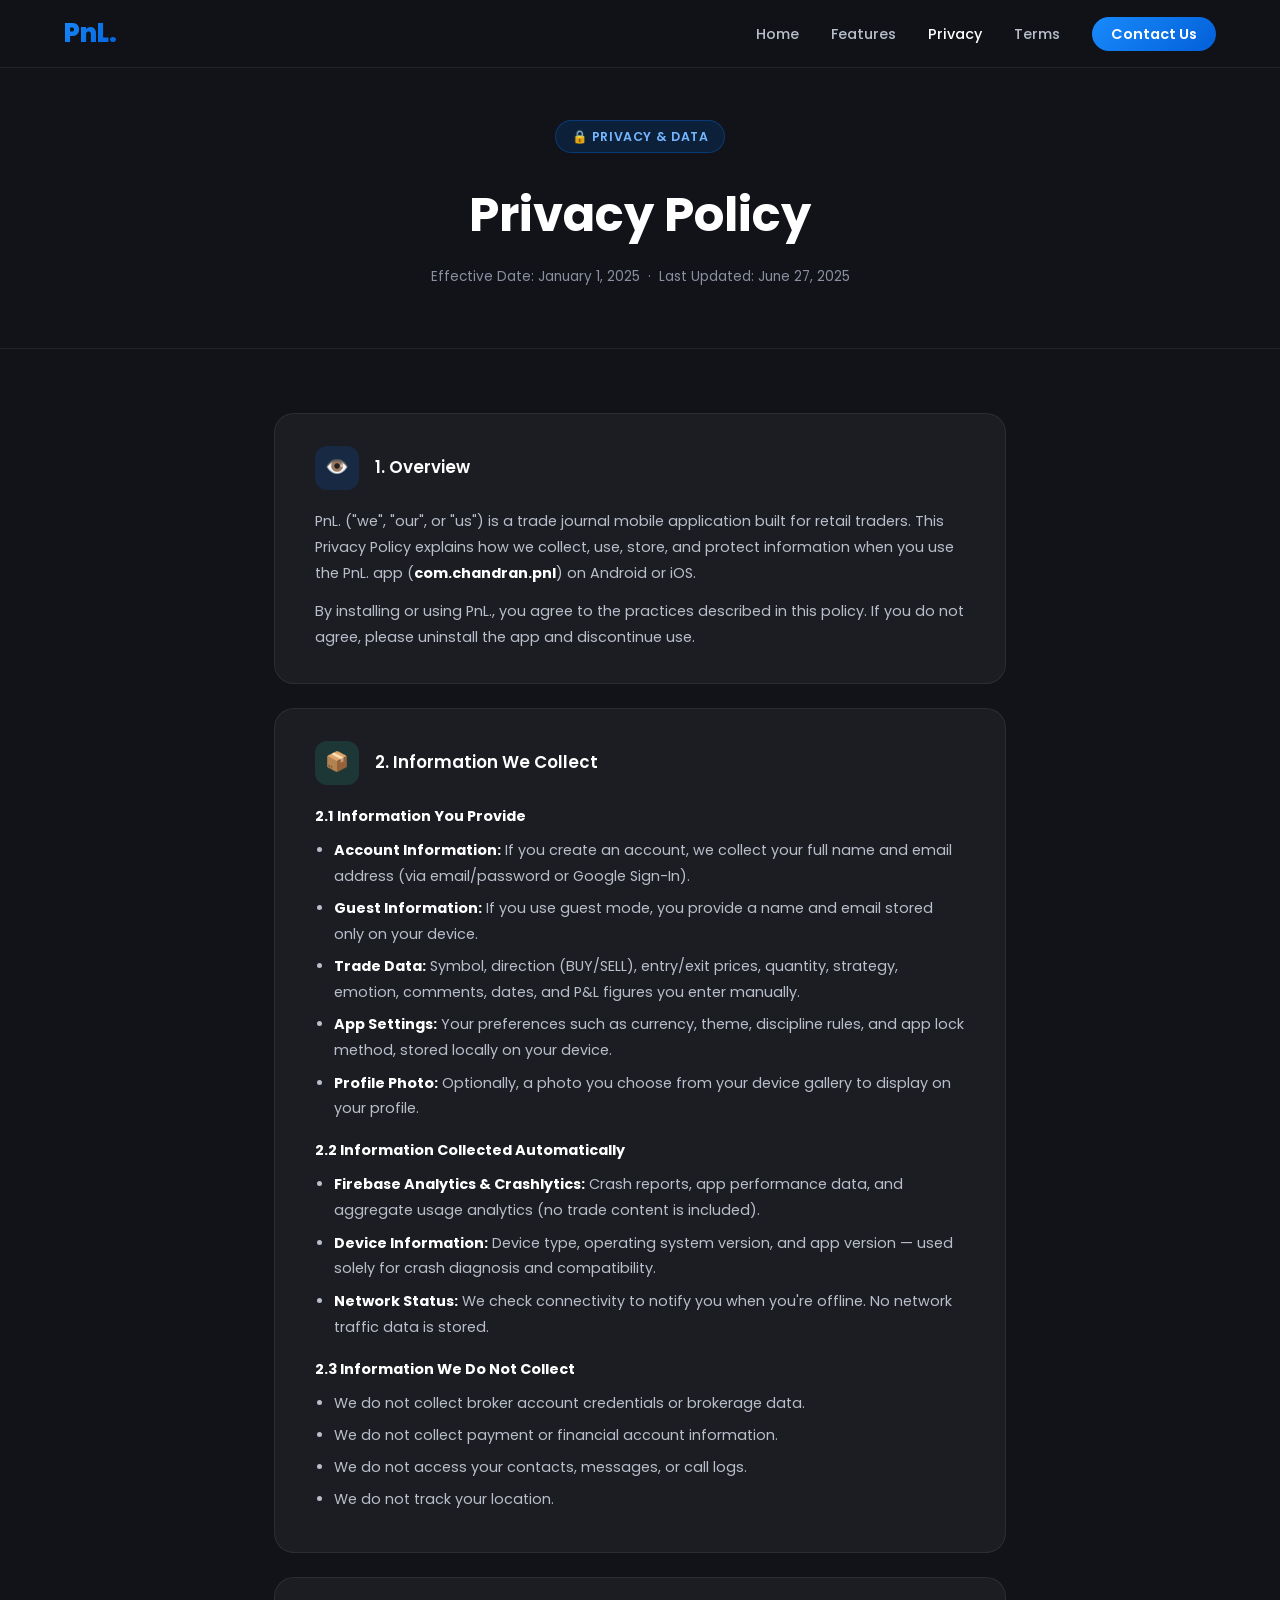
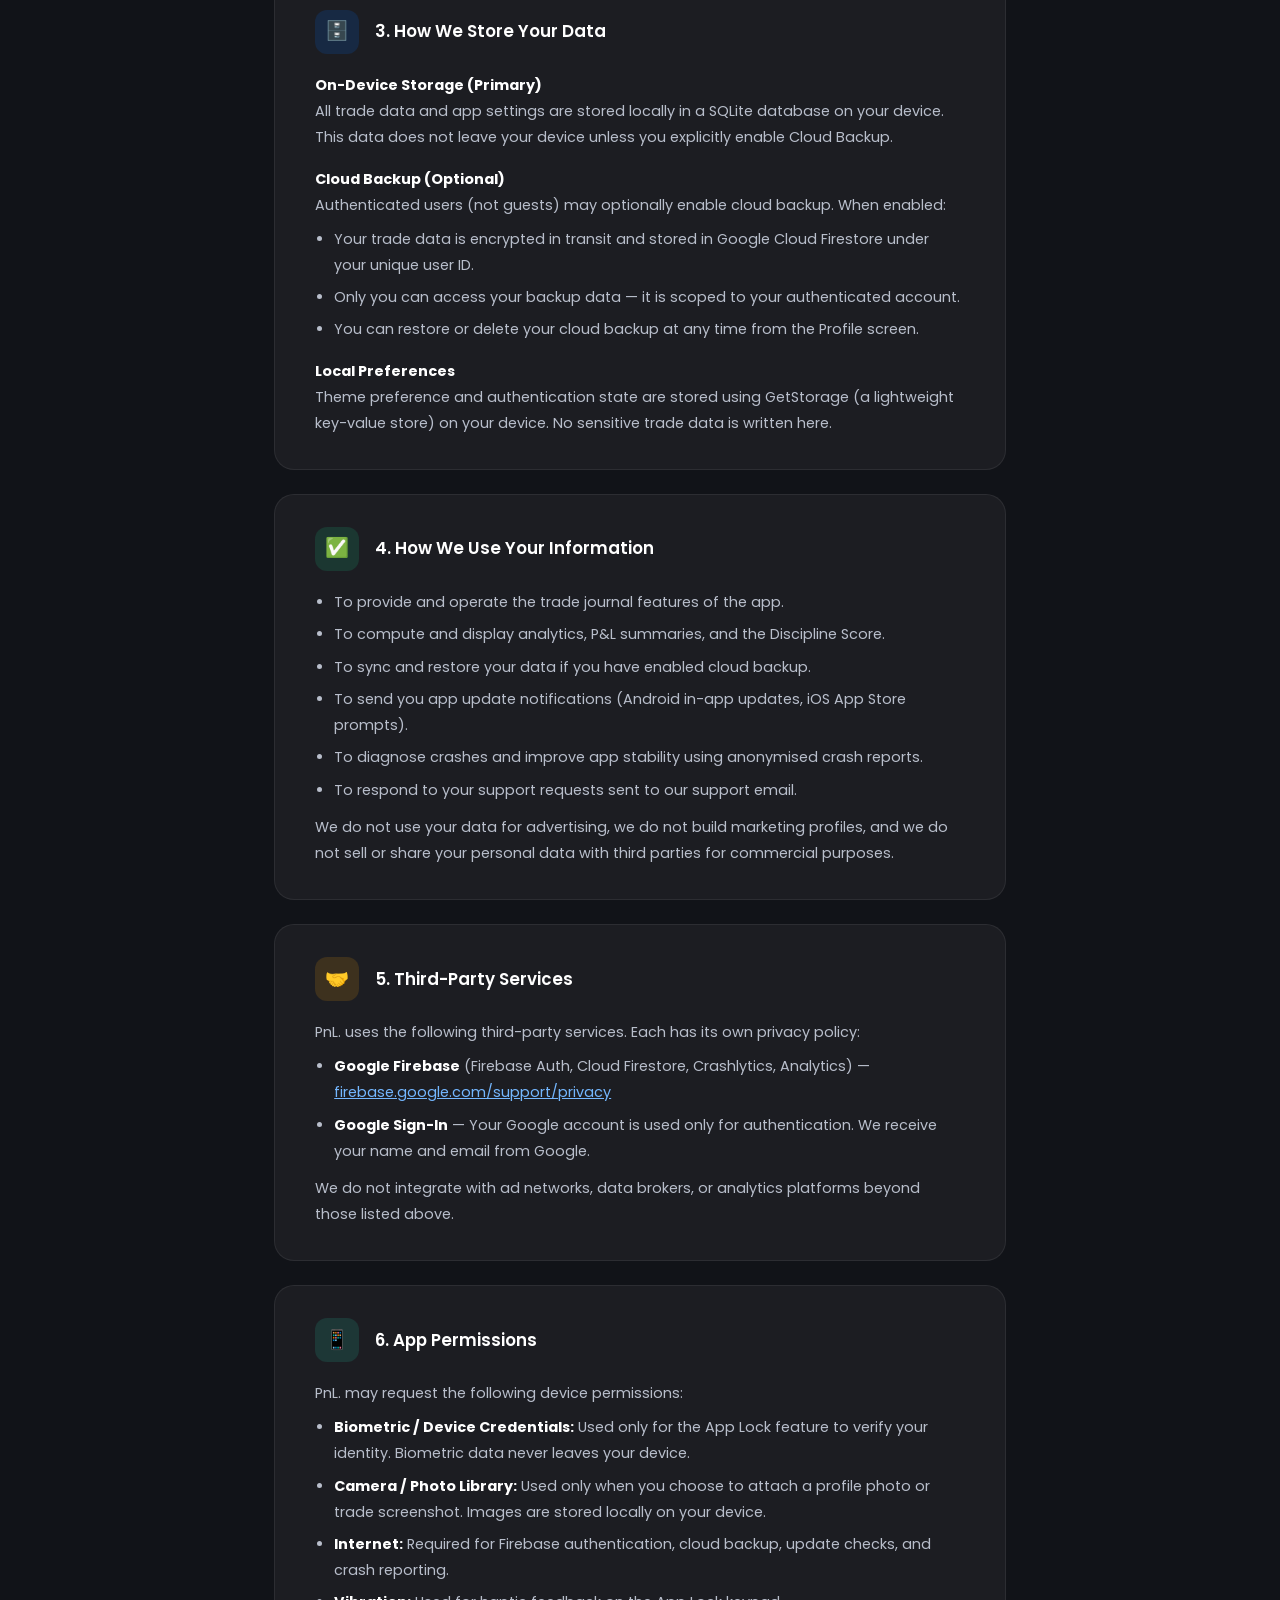
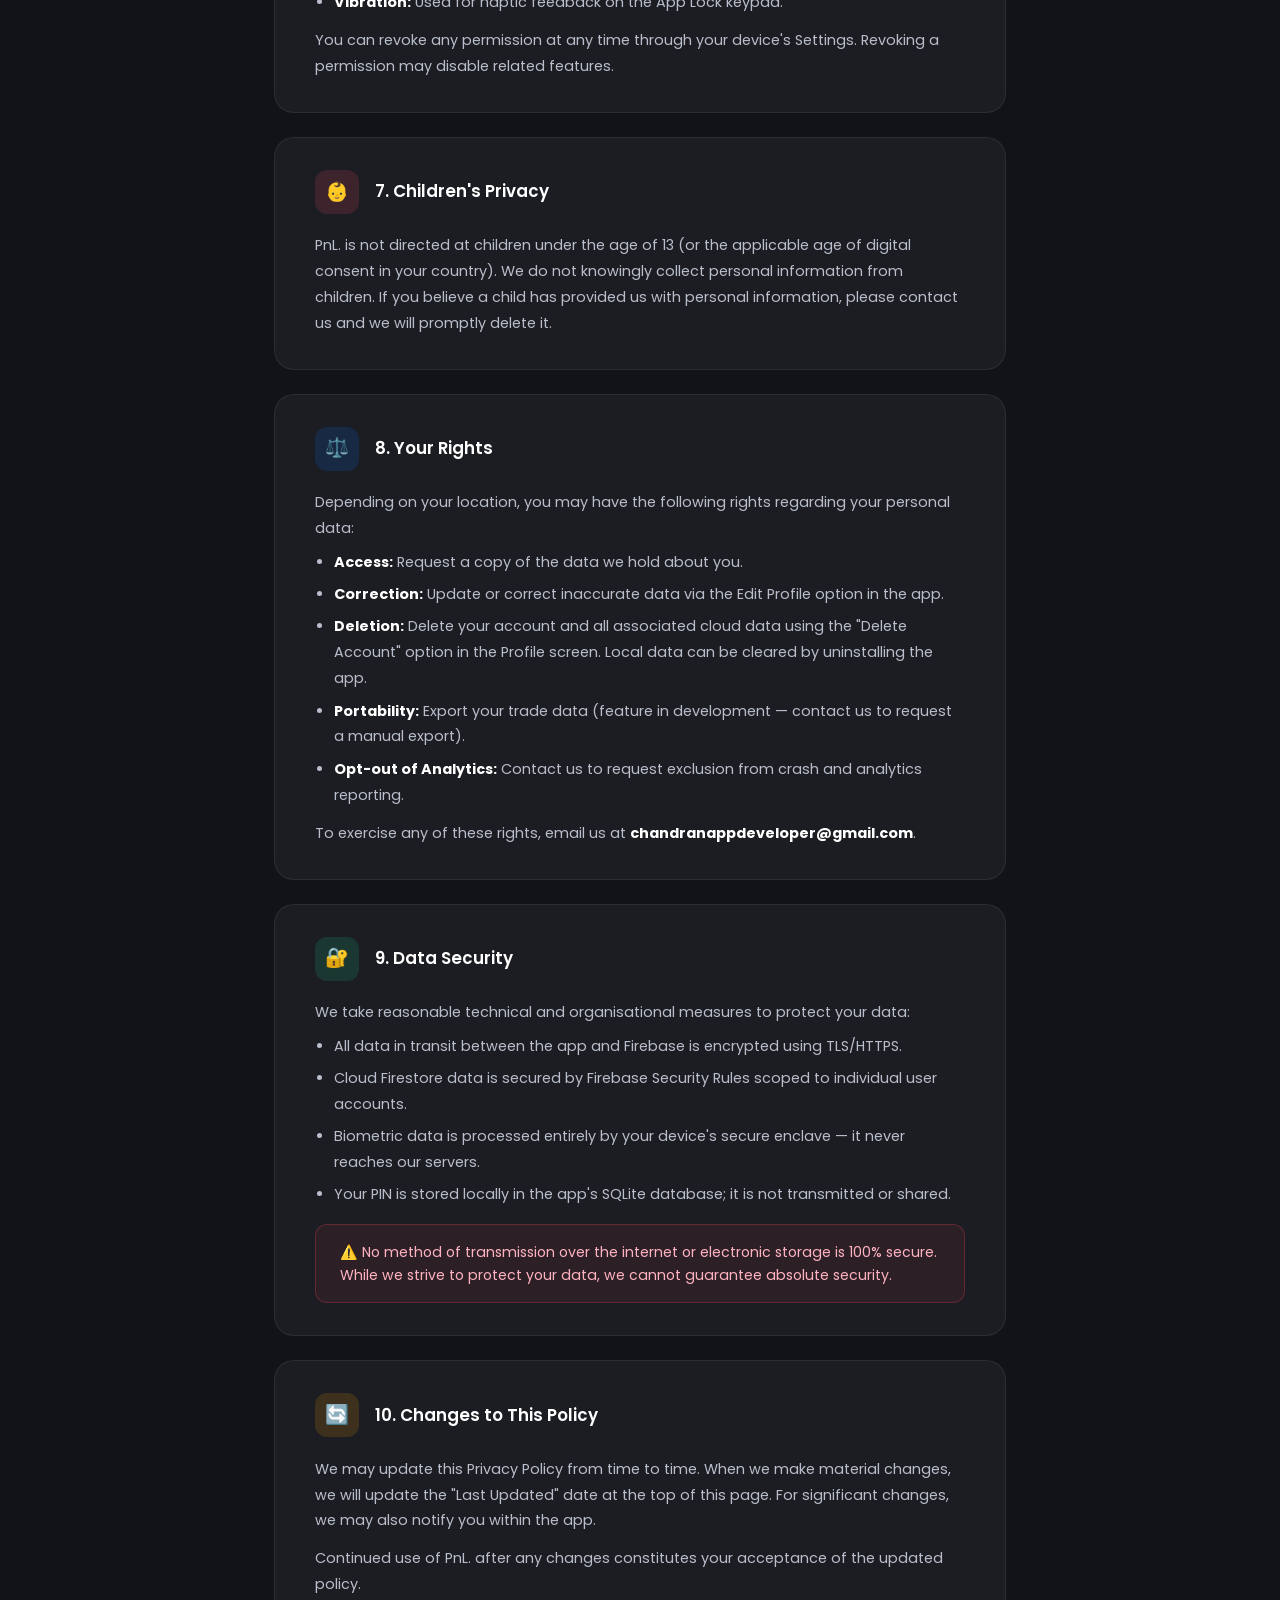
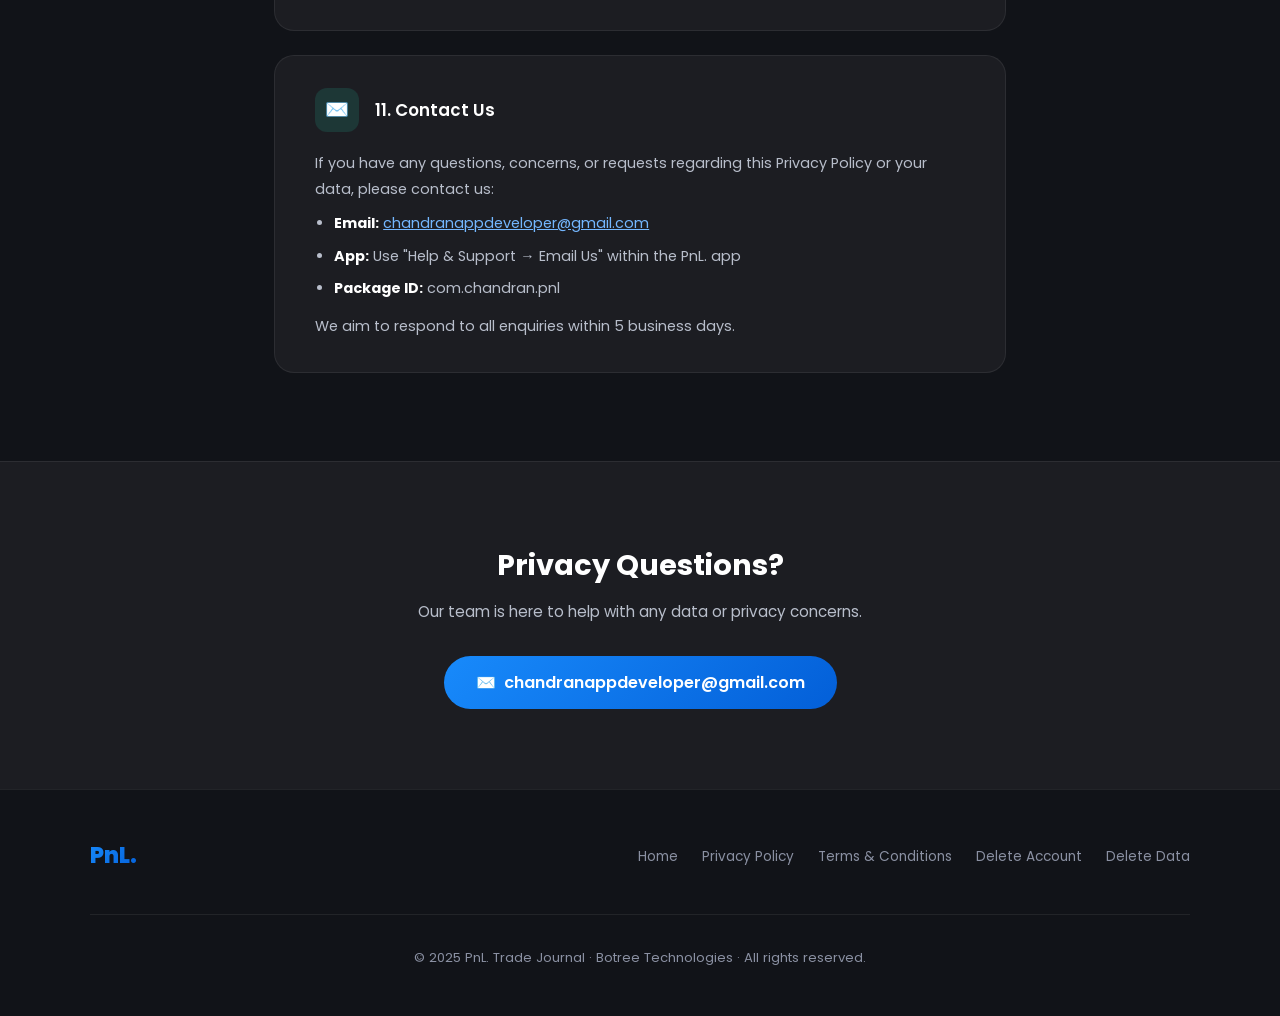
<file: privacy.html>
<!DOCTYPE html>
<html lang="en">
<head>
  <meta charset="UTF-8" />
  <meta name="viewport" content="width=device-width, initial-scale=1.0" />
  <title>Privacy Policy — PnL.</title>
  <meta name="description" content="Privacy Policy for PnL. Trade Journal — how we collect, use, and protect your data." />
  <link rel="stylesheet" href="style.css" />
</head>
<body>

<!-- NAV -->
<nav>
  <a class="nav-logo" href="index.html">PnL.</a>
  <ul class="nav-links">
    <li><a href="index.html">Home</a></li>
    <li><a href="index.html#features">Features</a></li>
    <li><a href="privacy.html" style="color:#fff;">Privacy</a></li>
    <li><a href="terms.html">Terms</a></li>
    <li><a href="mailto:chandranappdeveloper@gmail.com" class="nav-cta">Contact Us</a></li>
  </ul>
</nav>

<!-- HERO -->
<div class="policy-hero">
  <div class="badge">🔒 Privacy &amp; Data</div>
  <h1>Privacy Policy</h1>
  <p class="policy-meta">Effective Date: January 1, 2025 &nbsp;·&nbsp; Last Updated: June 27, 2025</p>
</div>

<!-- CONTENT -->
<div class="policy-content">

  <div class="policy-section">
    <div class="policy-section-header">
      <div class="policy-icon ic-blue">👁️</div>
      <h2>1. Overview</h2>
    </div>
    <p>PnL. ("we", "our", or "us") is a trade journal mobile application built for retail traders. This Privacy Policy explains how we collect, use, store, and protect information when you use the PnL. app (<strong>com.chandran.pnl</strong>) on Android or iOS.</p>
    <p style="margin-top:0.75rem;">By installing or using PnL., you agree to the practices described in this policy. If you do not agree, please uninstall the app and discontinue use.</p>
  </div>

  <div class="policy-section">
    <div class="policy-section-header">
      <div class="policy-icon ic-cyan">📦</div>
      <h2>2. Information We Collect</h2>
    </div>

    <p><strong>2.1 Information You Provide</strong></p>
    <ul>
      <li><strong>Account Information:</strong> If you create an account, we collect your full name and email address (via email/password or Google Sign-In).</li>
      <li><strong>Guest Information:</strong> If you use guest mode, you provide a name and email stored only on your device.</li>
      <li><strong>Trade Data:</strong> Symbol, direction (BUY/SELL), entry/exit prices, quantity, strategy, emotion, comments, dates, and P&amp;L figures you enter manually.</li>
      <li><strong>App Settings:</strong> Your preferences such as currency, theme, discipline rules, and app lock method, stored locally on your device.</li>
      <li><strong>Profile Photo:</strong> Optionally, a photo you choose from your device gallery to display on your profile.</li>
    </ul>

    <p style="margin-top:1rem;"><strong>2.2 Information Collected Automatically</strong></p>
    <ul>
      <li><strong>Firebase Analytics &amp; Crashlytics:</strong> Crash reports, app performance data, and aggregate usage analytics (no trade content is included).</li>
      <li><strong>Device Information:</strong> Device type, operating system version, and app version — used solely for crash diagnosis and compatibility.</li>
      <li><strong>Network Status:</strong> We check connectivity to notify you when you're offline. No network traffic data is stored.</li>
    </ul>

    <p style="margin-top:1rem;"><strong>2.3 Information We Do Not Collect</strong></p>
    <ul>
      <li>We do not collect broker account credentials or brokerage data.</li>
      <li>We do not collect payment or financial account information.</li>
      <li>We do not access your contacts, messages, or call logs.</li>
      <li>We do not track your location.</li>
    </ul>
  </div>

  <div class="policy-section">
    <div class="policy-section-header">
      <div class="policy-icon ic-blue">🗄️</div>
      <h2>3. How We Store Your Data</h2>
    </div>

    <p><strong>On-Device Storage (Primary)</strong></p>
    <p>All trade data and app settings are stored locally in a SQLite database on your device. This data does not leave your device unless you explicitly enable Cloud Backup.</p>

    <p style="margin-top:1rem;"><strong>Cloud Backup (Optional)</strong></p>
    <p>Authenticated users (not guests) may optionally enable cloud backup. When enabled:</p>
    <ul>
      <li>Your trade data is encrypted in transit and stored in Google Cloud Firestore under your unique user ID.</li>
      <li>Only you can access your backup data — it is scoped to your authenticated account.</li>
      <li>You can restore or delete your cloud backup at any time from the Profile screen.</li>
    </ul>

    <p style="margin-top:1rem;"><strong>Local Preferences</strong></p>
    <p>Theme preference and authentication state are stored using GetStorage (a lightweight key-value store) on your device. No sensitive trade data is written here.</p>
  </div>

  <div class="policy-section">
    <div class="policy-section-header">
      <div class="policy-icon ic-green">✅</div>
      <h2>4. How We Use Your Information</h2>
    </div>
    <ul>
      <li>To provide and operate the trade journal features of the app.</li>
      <li>To compute and display analytics, P&amp;L summaries, and the Discipline Score.</li>
      <li>To sync and restore your data if you have enabled cloud backup.</li>
      <li>To send you app update notifications (Android in-app updates, iOS App Store prompts).</li>
      <li>To diagnose crashes and improve app stability using anonymised crash reports.</li>
      <li>To respond to your support requests sent to our support email.</li>
    </ul>
    <p style="margin-top:0.75rem;">We do not use your data for advertising, we do not build marketing profiles, and we do not sell or share your personal data with third parties for commercial purposes.</p>
  </div>

  <div class="policy-section">
    <div class="policy-section-header">
      <div class="policy-icon ic-amber">🤝</div>
      <h2>5. Third-Party Services</h2>
    </div>
    <p>PnL. uses the following third-party services. Each has its own privacy policy:</p>
    <ul>
      <li><strong>Google Firebase</strong> (Firebase Auth, Cloud Firestore, Crashlytics, Analytics) — <a href="https://firebase.google.com/support/privacy" style="color:#74b7ff;" target="_blank" rel="noopener">firebase.google.com/support/privacy</a></li>
      <li><strong>Google Sign-In</strong> — Your Google account is used only for authentication. We receive your name and email from Google.</li>
    </ul>
    <p style="margin-top:0.75rem;">We do not integrate with ad networks, data brokers, or analytics platforms beyond those listed above.</p>
  </div>

  <div class="policy-section">
    <div class="policy-section-header">
      <div class="policy-icon ic-cyan">📱</div>
      <h2>6. App Permissions</h2>
    </div>
    <p>PnL. may request the following device permissions:</p>
    <ul>
      <li><strong>Biometric / Device Credentials:</strong> Used only for the App Lock feature to verify your identity. Biometric data never leaves your device.</li>
      <li><strong>Camera / Photo Library:</strong> Used only when you choose to attach a profile photo or trade screenshot. Images are stored locally on your device.</li>
      <li><strong>Internet:</strong> Required for Firebase authentication, cloud backup, update checks, and crash reporting.</li>
      <li><strong>Vibration:</strong> Used for haptic feedback on the App Lock keypad.</li>
    </ul>
    <p style="margin-top:0.75rem;">You can revoke any permission at any time through your device's Settings. Revoking a permission may disable related features.</p>
  </div>

  <div class="policy-section">
    <div class="policy-section-header">
      <div class="policy-icon ic-red">👶</div>
      <h2>7. Children's Privacy</h2>
    </div>
    <p>PnL. is not directed at children under the age of 13 (or the applicable age of digital consent in your country). We do not knowingly collect personal information from children. If you believe a child has provided us with personal information, please contact us and we will promptly delete it.</p>
  </div>

  <div class="policy-section">
    <div class="policy-section-header">
      <div class="policy-icon ic-blue">⚖️</div>
      <h2>8. Your Rights</h2>
    </div>
    <p>Depending on your location, you may have the following rights regarding your personal data:</p>
    <ul>
      <li><strong>Access:</strong> Request a copy of the data we hold about you.</li>
      <li><strong>Correction:</strong> Update or correct inaccurate data via the Edit Profile option in the app.</li>
      <li><strong>Deletion:</strong> Delete your account and all associated cloud data using the "Delete Account" option in the Profile screen. Local data can be cleared by uninstalling the app.</li>
      <li><strong>Portability:</strong> Export your trade data (feature in development — contact us to request a manual export).</li>
      <li><strong>Opt-out of Analytics:</strong> Contact us to request exclusion from crash and analytics reporting.</li>
    </ul>
    <p style="margin-top:0.75rem;">To exercise any of these rights, email us at <strong>chandranappdeveloper@gmail.com</strong>.</p>
  </div>

  <div class="policy-section">
    <div class="policy-section-header">
      <div class="policy-icon ic-green">🔐</div>
      <h2>9. Data Security</h2>
    </div>
    <p>We take reasonable technical and organisational measures to protect your data:</p>
    <ul>
      <li>All data in transit between the app and Firebase is encrypted using TLS/HTTPS.</li>
      <li>Cloud Firestore data is secured by Firebase Security Rules scoped to individual user accounts.</li>
      <li>Biometric data is processed entirely by your device's secure enclave — it never reaches our servers.</li>
      <li>Your PIN is stored locally in the app's SQLite database; it is not transmitted or shared.</li>
    </ul>
    <div class="alert-box">⚠️ No method of transmission over the internet or electronic storage is 100% secure. While we strive to protect your data, we cannot guarantee absolute security.</div>
  </div>

  <div class="policy-section">
    <div class="policy-section-header">
      <div class="policy-icon ic-amber">🔄</div>
      <h2>10. Changes to This Policy</h2>
    </div>
    <p>We may update this Privacy Policy from time to time. When we make material changes, we will update the "Last Updated" date at the top of this page. For significant changes, we may also notify you within the app.</p>
    <p style="margin-top:0.75rem;">Continued use of PnL. after any changes constitutes your acceptance of the updated policy.</p>
  </div>

  <div class="policy-section">
    <div class="policy-section-header">
      <div class="policy-icon ic-cyan">✉️</div>
      <h2>11. Contact Us</h2>
    </div>
    <p>If you have any questions, concerns, or requests regarding this Privacy Policy or your data, please contact us:</p>
    <ul>
      <li><strong>Email:</strong> <a href="mailto:chandranappdeveloper@gmail.com" style="color:#74b7ff;">chandranappdeveloper@gmail.com</a></li>
      <li><strong>App:</strong> Use "Help &amp; Support → Email Us" within the PnL. app</li>
      <li><strong>Package ID:</strong> com.chandran.pnl</li>
    </ul>
    <p style="margin-top:0.75rem;">We aim to respond to all enquiries within 5 business days.</p>
  </div>

</div>

<!-- CONTACT CTA -->
<div class="contact-section">
  <h2>Privacy Questions?</h2>
  <p>Our team is here to help with any data or privacy concerns.</p>
  <a href="mailto:chandranappdeveloper@gmail.com" class="contact-email">✉️ &nbsp;chandranappdeveloper@gmail.com</a>
</div>

<!-- FOOTER -->
<footer>
  <div class="footer-inner">
    <a class="footer-logo" href="index.html">PnL.</a>
    <ul class="footer-links">
      <li><a href="index.html">Home</a></li>
      <li><a href="privacy.html">Privacy Policy</a></li>
      <li><a href="terms.html">Terms &amp; Conditions</a></li>
      <li><a href="delete-account.html">Delete Account</a></li>
      <li><a href="delete-data.html">Delete Data</a></li>
    </ul>
    <p class="footer-copy">© 2025 PnL. Trade Journal · Botree Technologies · All rights reserved.</p>
  </div>
</footer>

</body>
</html>
</file>
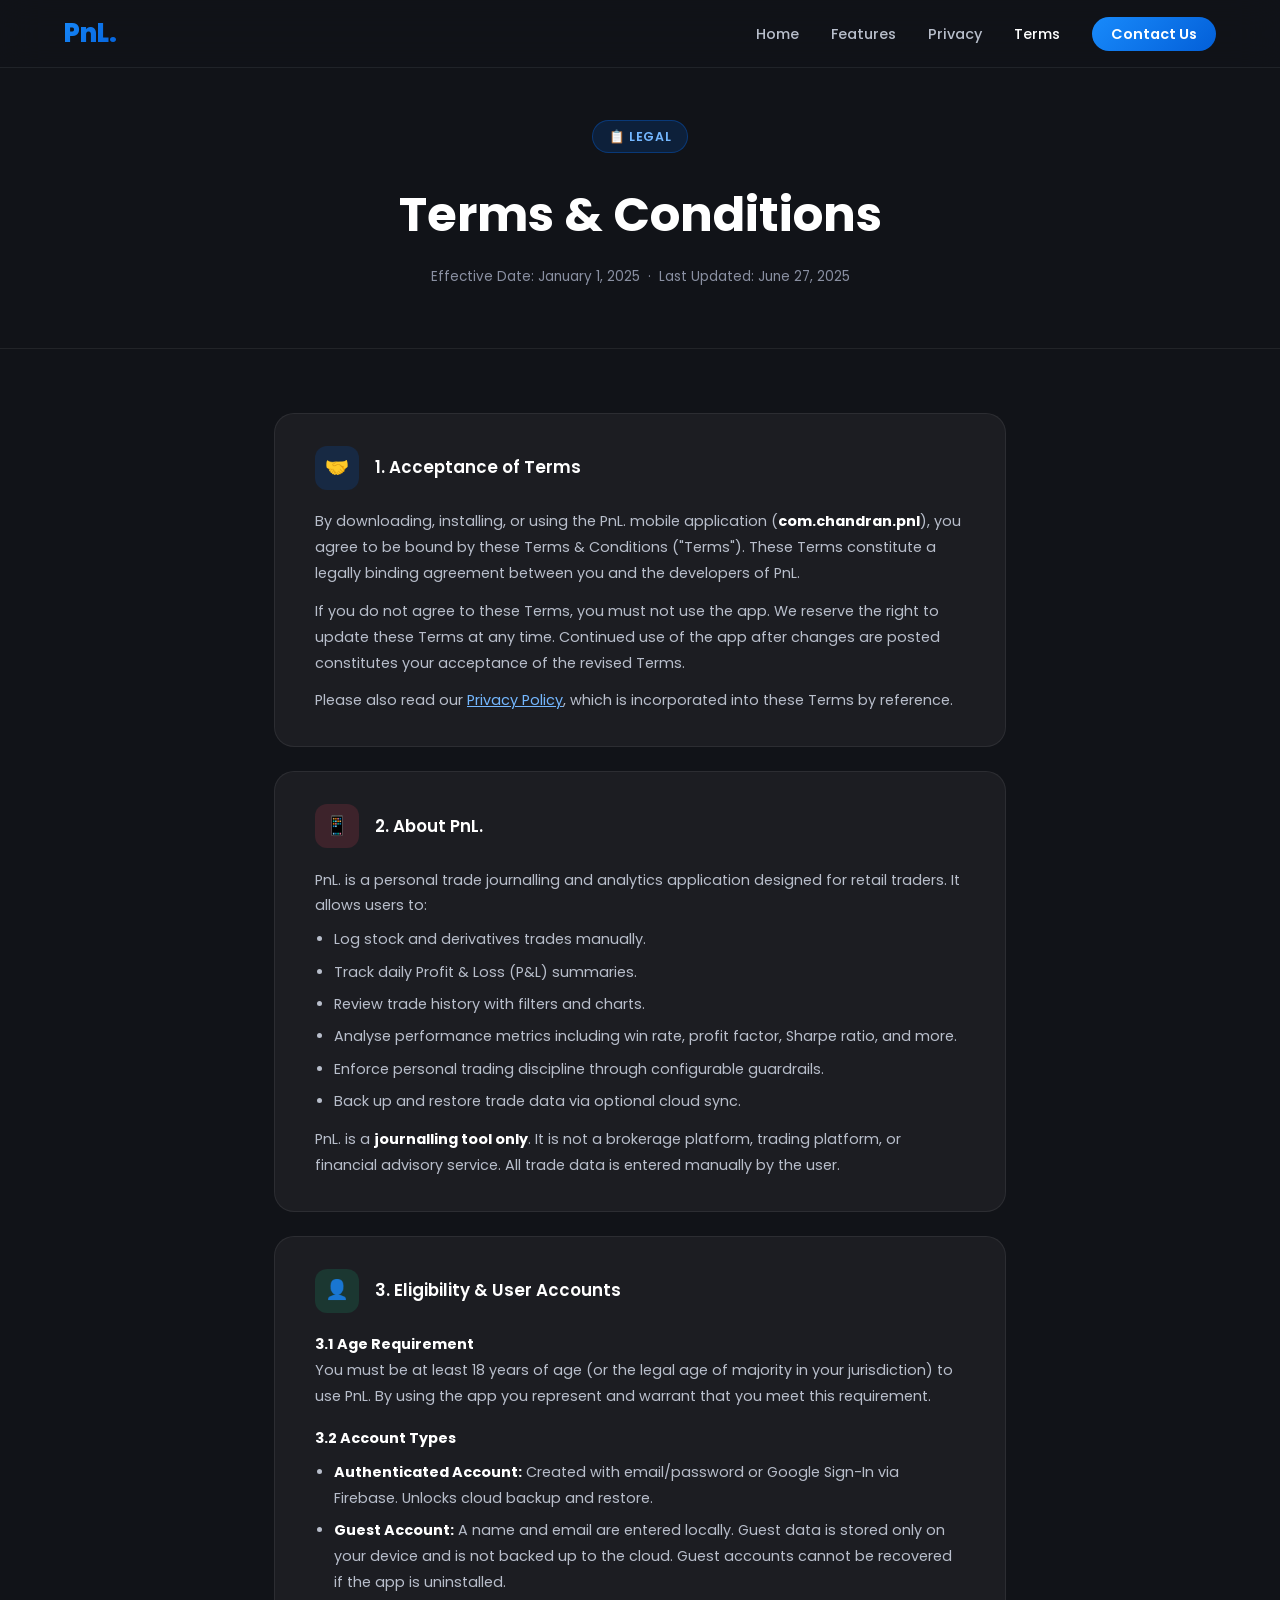
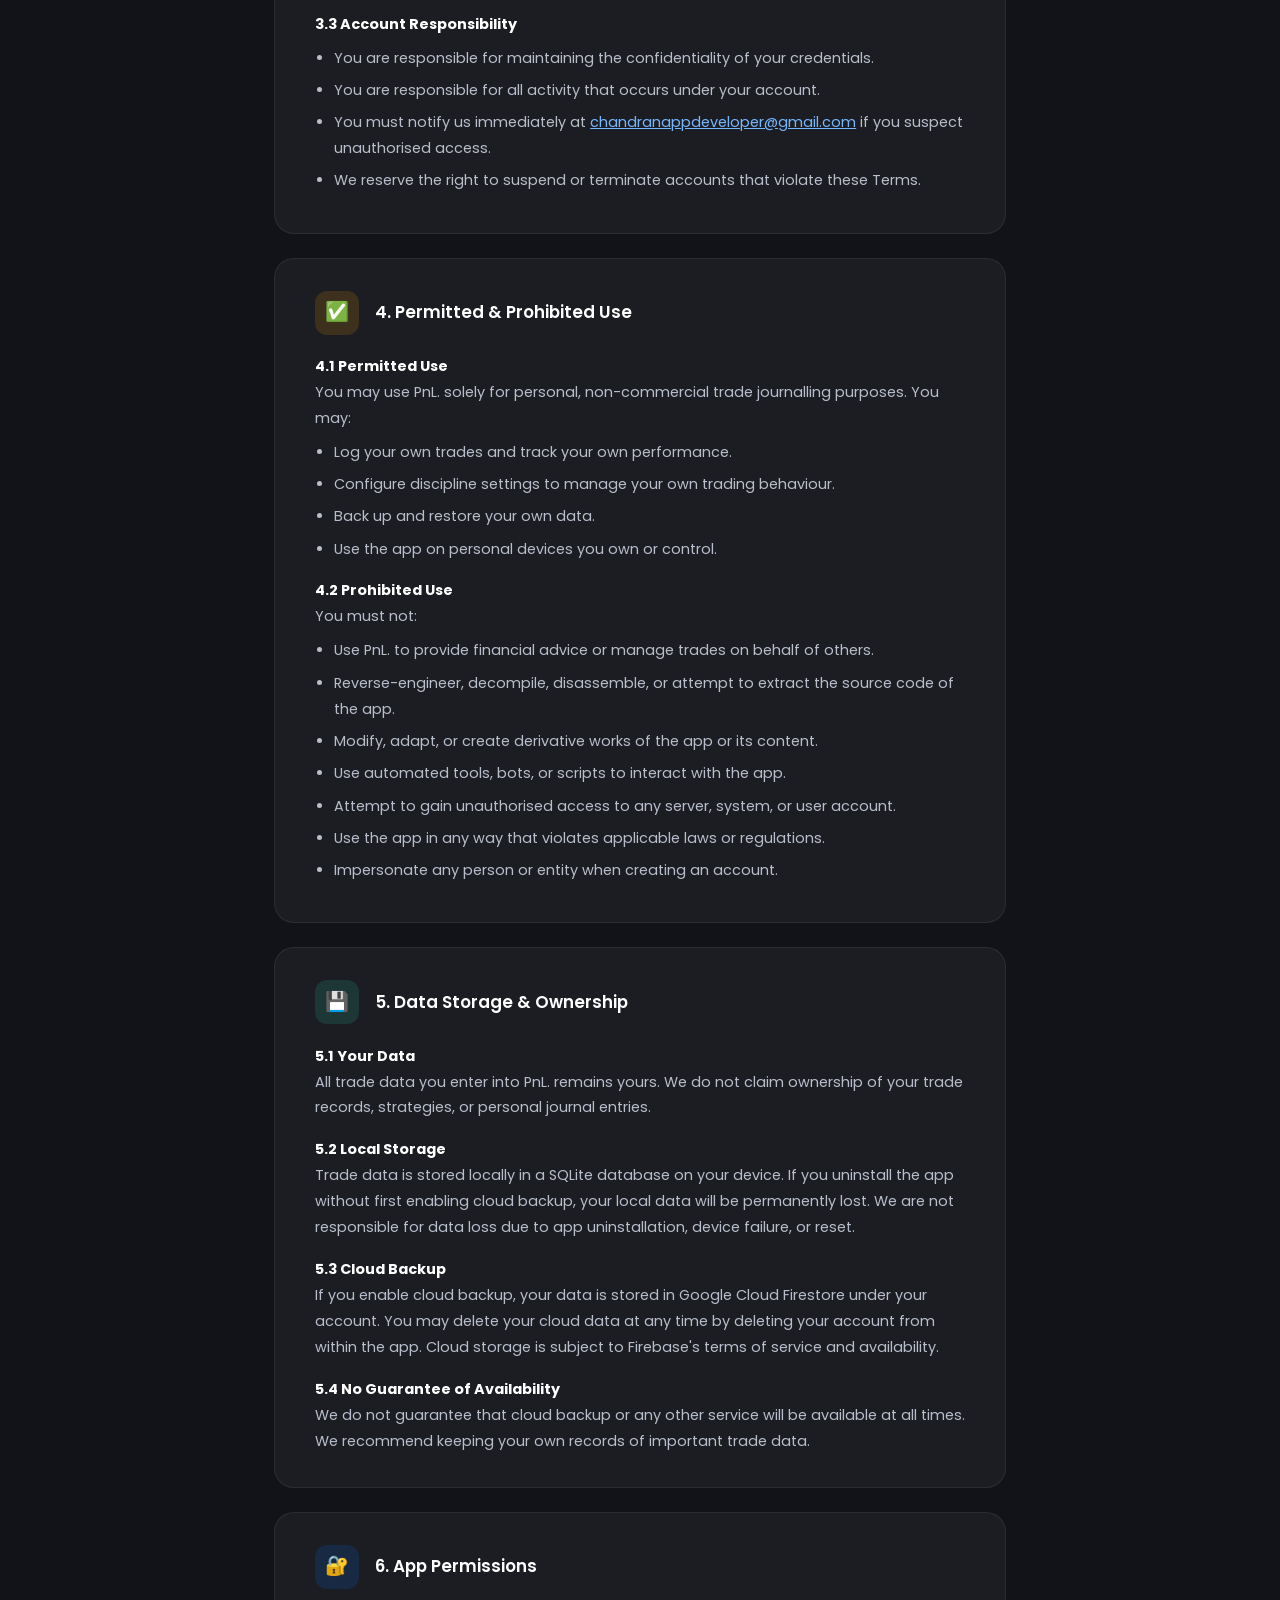
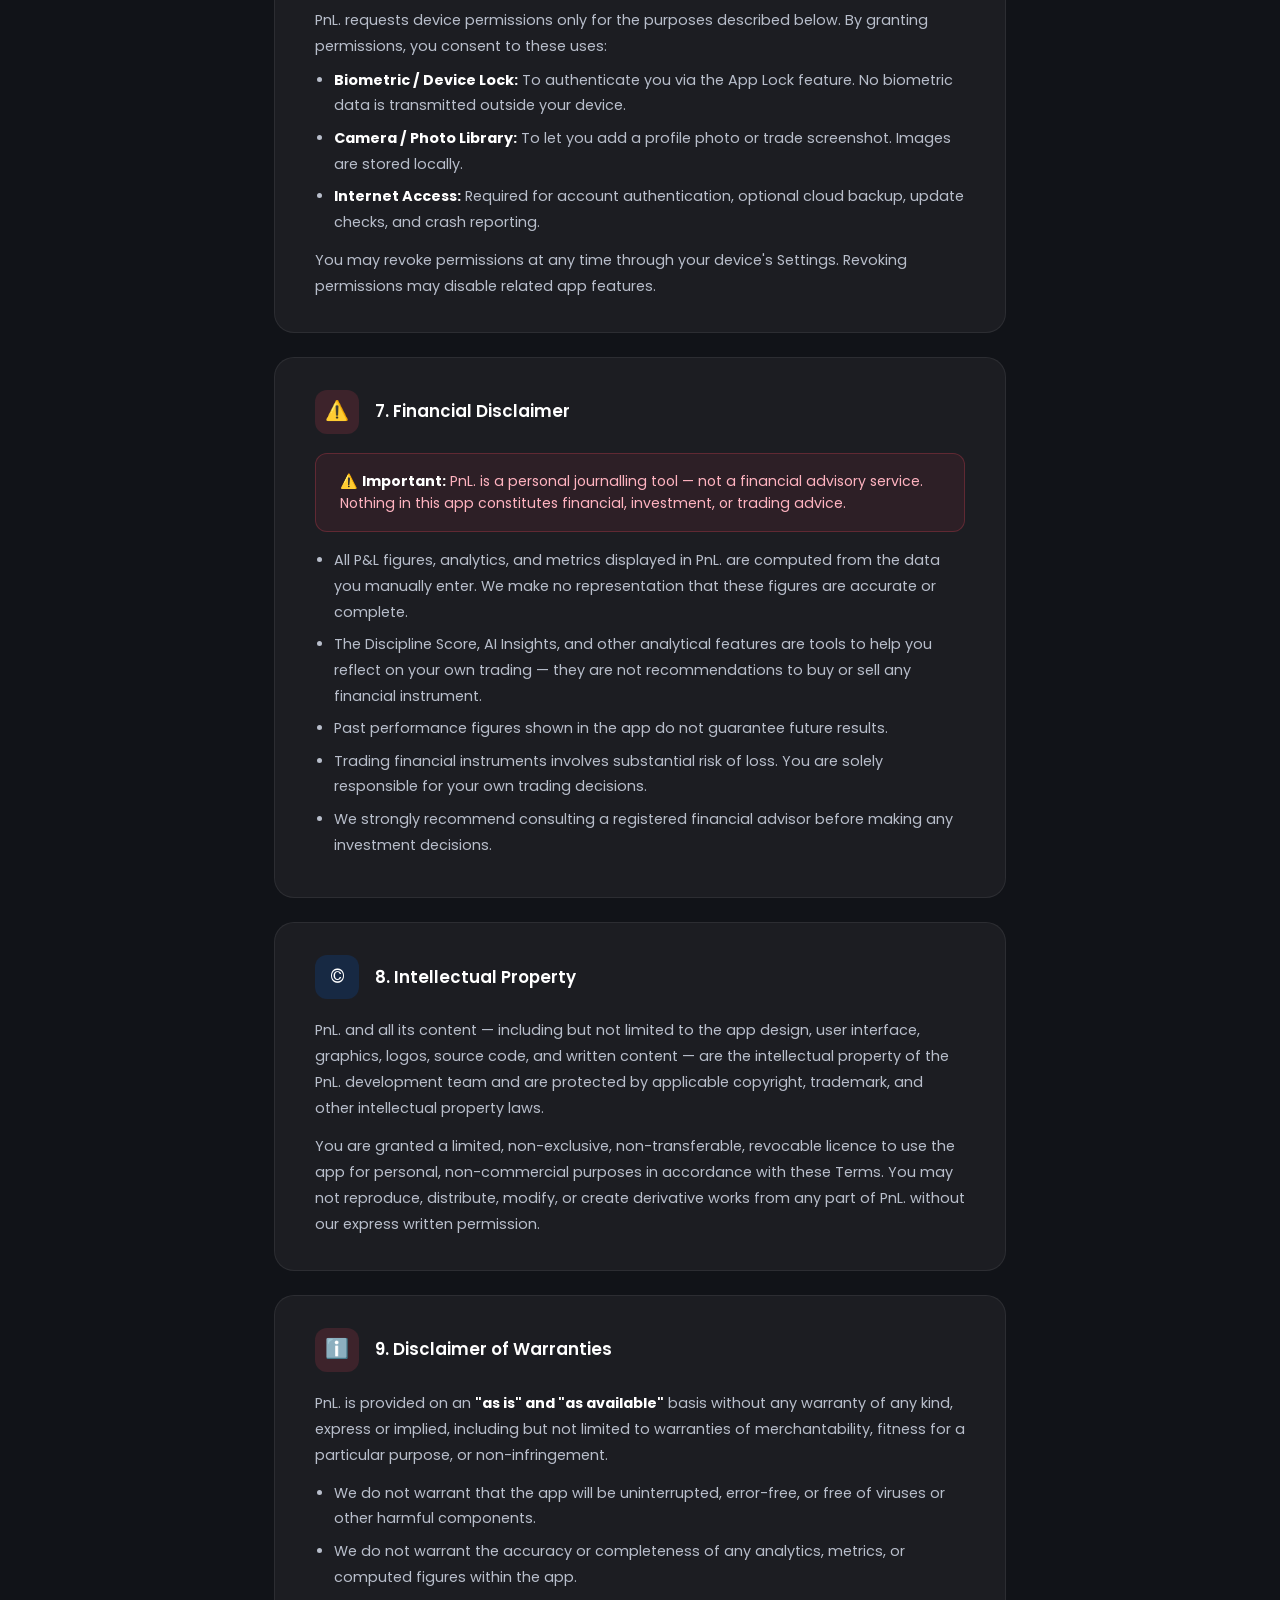
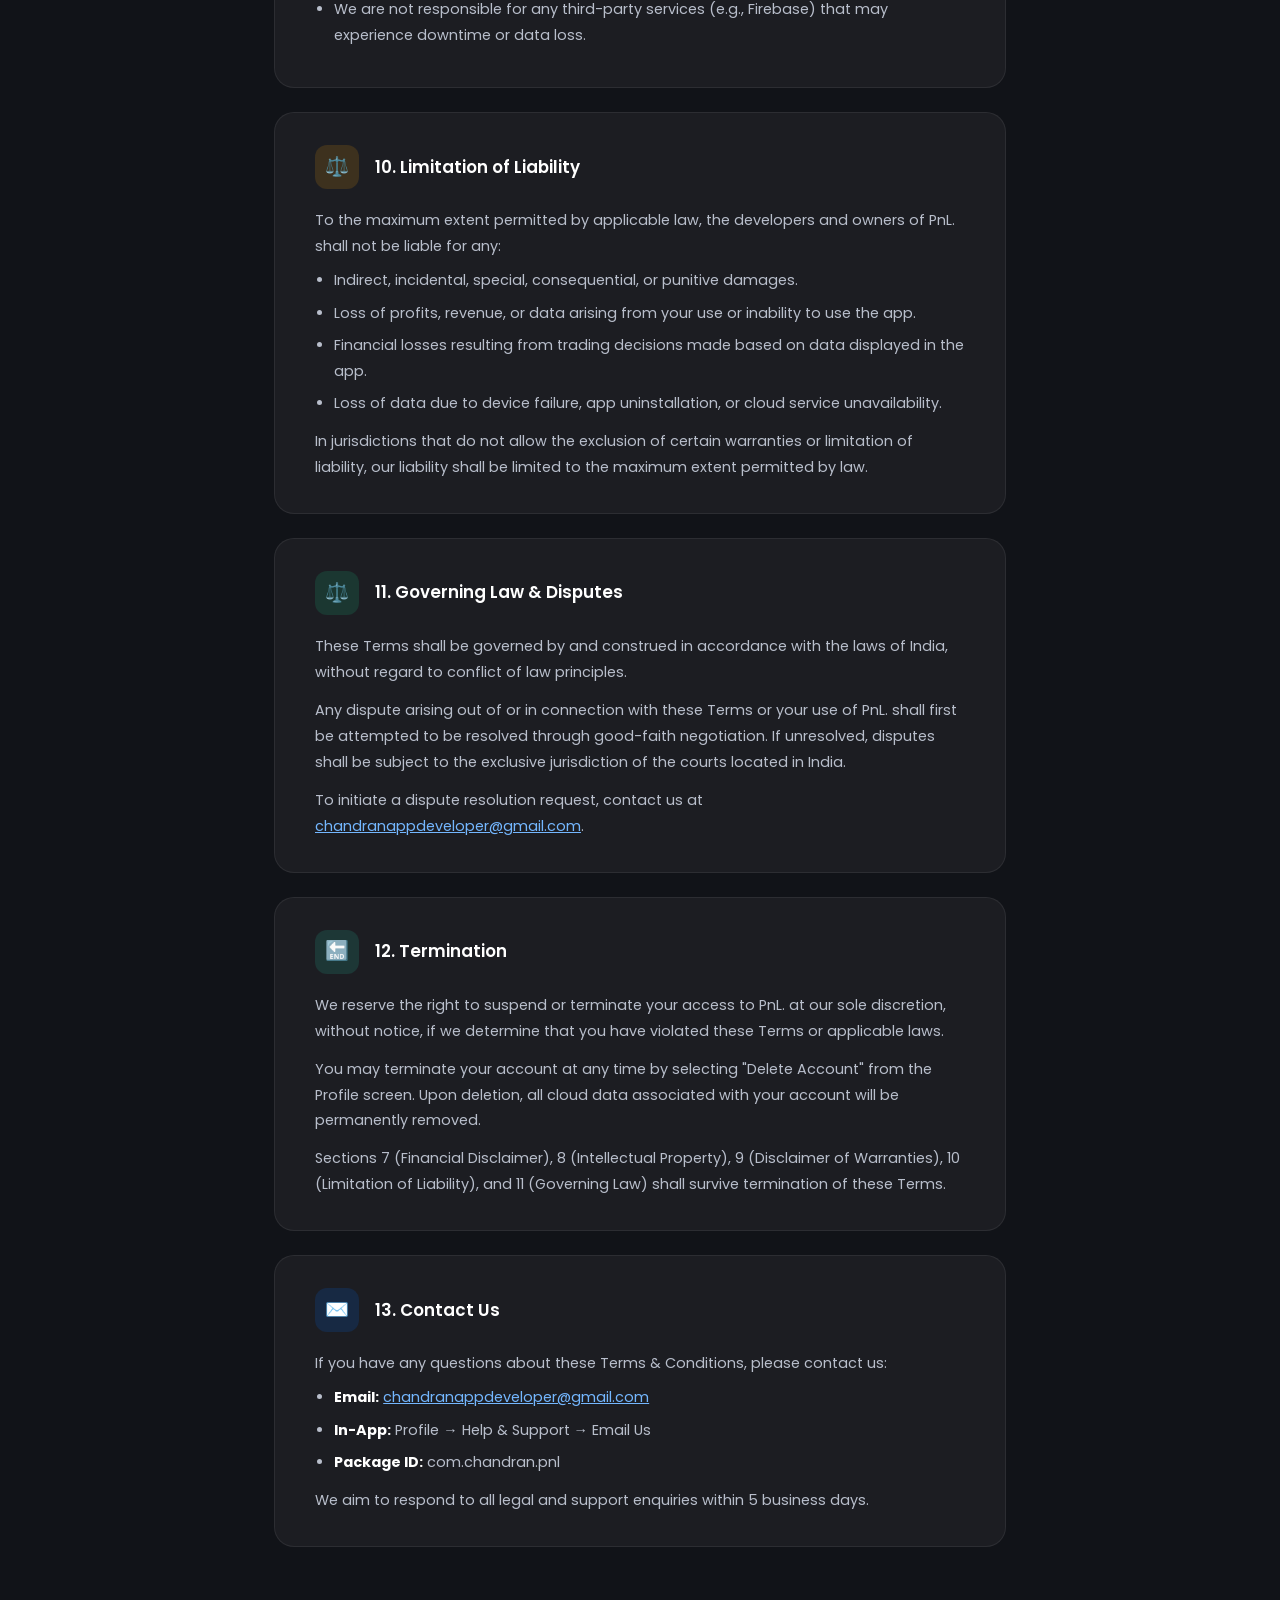
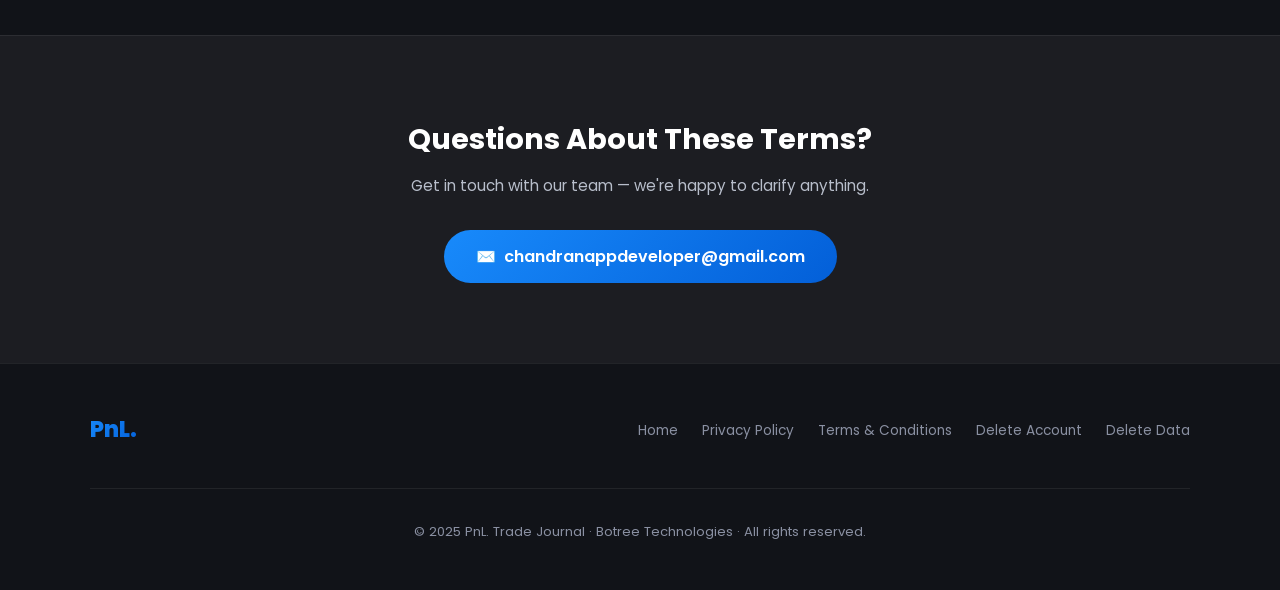
<file: terms.html>
<!DOCTYPE html>
<html lang="en">
<head>
  <meta charset="UTF-8" />
  <meta name="viewport" content="width=device-width, initial-scale=1.0" />
  <title>Terms &amp; Conditions — PnL.</title>
  <meta name="description" content="Terms and Conditions for using the PnL. Trade Journal app." />
  <link rel="stylesheet" href="style.css" />
</head>
<body>

<!-- NAV -->
<nav>
  <a class="nav-logo" href="index.html">PnL.</a>
  <ul class="nav-links">
    <li><a href="index.html">Home</a></li>
    <li><a href="index.html#features">Features</a></li>
    <li><a href="privacy.html">Privacy</a></li>
    <li><a href="terms.html" style="color:#fff;">Terms</a></li>
    <li><a href="mailto:chandranappdeveloper@gmail.com" class="nav-cta">Contact Us</a></li>
  </ul>
</nav>

<!-- HERO -->
<div class="policy-hero">
  <div class="badge">📋 Legal</div>
  <h1>Terms &amp; Conditions</h1>
  <p class="policy-meta">Effective Date: January 1, 2025 &nbsp;·&nbsp; Last Updated: June 27, 2025</p>
</div>

<!-- CONTENT -->
<div class="policy-content">

  <div class="policy-section">
    <div class="policy-section-header">
      <div class="policy-icon ic-blue">🤝</div>
      <h2>1. Acceptance of Terms</h2>
    </div>
    <p>By downloading, installing, or using the PnL. mobile application (<strong>com.chandran.pnl</strong>), you agree to be bound by these Terms &amp; Conditions ("Terms"). These Terms constitute a legally binding agreement between you and the developers of PnL.</p>
    <p style="margin-top:0.75rem;">If you do not agree to these Terms, you must not use the app. We reserve the right to update these Terms at any time. Continued use of the app after changes are posted constitutes your acceptance of the revised Terms.</p>
    <p style="margin-top:0.75rem;">Please also read our <a href="privacy.html" style="color:#74b7ff;">Privacy Policy</a>, which is incorporated into these Terms by reference.</p>
  </div>

  <div class="policy-section">
    <div class="policy-section-header">
      <div class="policy-icon ic-red">📱</div>
      <h2>2. About PnL.</h2>
    </div>
    <p>PnL. is a personal trade journalling and analytics application designed for retail traders. It allows users to:</p>
    <ul>
      <li>Log stock and derivatives trades manually.</li>
      <li>Track daily Profit &amp; Loss (P&amp;L) summaries.</li>
      <li>Review trade history with filters and charts.</li>
      <li>Analyse performance metrics including win rate, profit factor, Sharpe ratio, and more.</li>
      <li>Enforce personal trading discipline through configurable guardrails.</li>
      <li>Back up and restore trade data via optional cloud sync.</li>
    </ul>
    <p style="margin-top:0.75rem;">PnL. is a <strong>journalling tool only</strong>. It is not a brokerage platform, trading platform, or financial advisory service. All trade data is entered manually by the user.</p>
  </div>

  <div class="policy-section">
    <div class="policy-section-header">
      <div class="policy-icon ic-green">👤</div>
      <h2>3. Eligibility &amp; User Accounts</h2>
    </div>
    <p><strong>3.1 Age Requirement</strong></p>
    <p>You must be at least 18 years of age (or the legal age of majority in your jurisdiction) to use PnL. By using the app you represent and warrant that you meet this requirement.</p>

    <p style="margin-top:1rem;"><strong>3.2 Account Types</strong></p>
    <ul>
      <li><strong>Authenticated Account:</strong> Created with email/password or Google Sign-In via Firebase. Unlocks cloud backup and restore.</li>
      <li><strong>Guest Account:</strong> A name and email are entered locally. Guest data is stored only on your device and is not backed up to the cloud. Guest accounts cannot be recovered if the app is uninstalled.</li>
    </ul>

    <p style="margin-top:1rem;"><strong>3.3 Account Responsibility</strong></p>
    <ul>
      <li>You are responsible for maintaining the confidentiality of your credentials.</li>
      <li>You are responsible for all activity that occurs under your account.</li>
      <li>You must notify us immediately at <a href="mailto:chandranappdeveloper@gmail.com" style="color:#74b7ff;">chandranappdeveloper@gmail.com</a> if you suspect unauthorised access.</li>
      <li>We reserve the right to suspend or terminate accounts that violate these Terms.</li>
    </ul>
  </div>

  <div class="policy-section">
    <div class="policy-section-header">
      <div class="policy-icon ic-amber">✅</div>
      <h2>4. Permitted &amp; Prohibited Use</h2>
    </div>
    <p><strong>4.1 Permitted Use</strong></p>
    <p>You may use PnL. solely for personal, non-commercial trade journalling purposes. You may:</p>
    <ul>
      <li>Log your own trades and track your own performance.</li>
      <li>Configure discipline settings to manage your own trading behaviour.</li>
      <li>Back up and restore your own data.</li>
      <li>Use the app on personal devices you own or control.</li>
    </ul>

    <p style="margin-top:1rem;"><strong>4.2 Prohibited Use</strong></p>
    <p>You must not:</p>
    <ul>
      <li>Use PnL. to provide financial advice or manage trades on behalf of others.</li>
      <li>Reverse-engineer, decompile, disassemble, or attempt to extract the source code of the app.</li>
      <li>Modify, adapt, or create derivative works of the app or its content.</li>
      <li>Use automated tools, bots, or scripts to interact with the app.</li>
      <li>Attempt to gain unauthorised access to any server, system, or user account.</li>
      <li>Use the app in any way that violates applicable laws or regulations.</li>
      <li>Impersonate any person or entity when creating an account.</li>
    </ul>
  </div>

  <div class="policy-section">
    <div class="policy-section-header">
      <div class="policy-icon ic-cyan">💾</div>
      <h2>5. Data Storage &amp; Ownership</h2>
    </div>
    <p><strong>5.1 Your Data</strong></p>
    <p>All trade data you enter into PnL. remains yours. We do not claim ownership of your trade records, strategies, or personal journal entries.</p>

    <p style="margin-top:1rem;"><strong>5.2 Local Storage</strong></p>
    <p>Trade data is stored locally in a SQLite database on your device. If you uninstall the app without first enabling cloud backup, your local data will be permanently lost. We are not responsible for data loss due to app uninstallation, device failure, or reset.</p>

    <p style="margin-top:1rem;"><strong>5.3 Cloud Backup</strong></p>
    <p>If you enable cloud backup, your data is stored in Google Cloud Firestore under your account. You may delete your cloud data at any time by deleting your account from within the app. Cloud storage is subject to Firebase's terms of service and availability.</p>

    <p style="margin-top:1rem;"><strong>5.4 No Guarantee of Availability</strong></p>
    <p>We do not guarantee that cloud backup or any other service will be available at all times. We recommend keeping your own records of important trade data.</p>
  </div>

  <div class="policy-section">
    <div class="policy-section-header">
      <div class="policy-icon ic-blue">🔐</div>
      <h2>6. App Permissions</h2>
    </div>
    <p>PnL. requests device permissions only for the purposes described below. By granting permissions, you consent to these uses:</p>
    <ul>
      <li><strong>Biometric / Device Lock:</strong> To authenticate you via the App Lock feature. No biometric data is transmitted outside your device.</li>
      <li><strong>Camera / Photo Library:</strong> To let you add a profile photo or trade screenshot. Images are stored locally.</li>
      <li><strong>Internet Access:</strong> Required for account authentication, optional cloud backup, update checks, and crash reporting.</li>
    </ul>
    <p style="margin-top:0.75rem;">You may revoke permissions at any time through your device's Settings. Revoking permissions may disable related app features.</p>
  </div>

  <div class="policy-section">
    <div class="policy-section-header">
      <div class="policy-icon ic-red">⚠️</div>
      <h2>7. Financial Disclaimer</h2>
    </div>
    <div class="alert-box" style="margin-bottom:1rem;">
      ⚠️ <strong>Important:</strong> PnL. is a personal journalling tool — not a financial advisory service. Nothing in this app constitutes financial, investment, or trading advice.
    </div>
    <ul>
      <li>All P&amp;L figures, analytics, and metrics displayed in PnL. are computed from the data you manually enter. We make no representation that these figures are accurate or complete.</li>
      <li>The Discipline Score, AI Insights, and other analytical features are tools to help you reflect on your own trading — they are not recommendations to buy or sell any financial instrument.</li>
      <li>Past performance figures shown in the app do not guarantee future results.</li>
      <li>Trading financial instruments involves substantial risk of loss. You are solely responsible for your own trading decisions.</li>
      <li>We strongly recommend consulting a registered financial advisor before making any investment decisions.</li>
    </ul>
  </div>

  <div class="policy-section">
    <div class="policy-section-header">
      <div class="policy-icon ic-blue">©️</div>
      <h2>8. Intellectual Property</h2>
    </div>
    <p>PnL. and all its content — including but not limited to the app design, user interface, graphics, logos, source code, and written content — are the intellectual property of the PnL. development team and are protected by applicable copyright, trademark, and other intellectual property laws.</p>
    <p style="margin-top:0.75rem;">You are granted a limited, non-exclusive, non-transferable, revocable licence to use the app for personal, non-commercial purposes in accordance with these Terms. You may not reproduce, distribute, modify, or create derivative works from any part of PnL. without our express written permission.</p>
  </div>

  <div class="policy-section">
    <div class="policy-section-header">
      <div class="policy-icon ic-red">ℹ️</div>
      <h2>9. Disclaimer of Warranties</h2>
    </div>
    <p>PnL. is provided on an <strong>"as is" and "as available"</strong> basis without any warranty of any kind, express or implied, including but not limited to warranties of merchantability, fitness for a particular purpose, or non-infringement.</p>
    <ul style="margin-top:0.75rem;">
      <li>We do not warrant that the app will be uninterrupted, error-free, or free of viruses or other harmful components.</li>
      <li>We do not warrant the accuracy or completeness of any analytics, metrics, or computed figures within the app.</li>
      <li>We are not responsible for any third-party services (e.g., Firebase) that may experience downtime or data loss.</li>
    </ul>
  </div>

  <div class="policy-section">
    <div class="policy-section-header">
      <div class="policy-icon ic-amber">⚖️</div>
      <h2>10. Limitation of Liability</h2>
    </div>
    <p>To the maximum extent permitted by applicable law, the developers and owners of PnL. shall not be liable for any:</p>
    <ul>
      <li>Indirect, incidental, special, consequential, or punitive damages.</li>
      <li>Loss of profits, revenue, or data arising from your use or inability to use the app.</li>
      <li>Financial losses resulting from trading decisions made based on data displayed in the app.</li>
      <li>Loss of data due to device failure, app uninstallation, or cloud service unavailability.</li>
    </ul>
    <p style="margin-top:0.75rem;">In jurisdictions that do not allow the exclusion of certain warranties or limitation of liability, our liability shall be limited to the maximum extent permitted by law.</p>
  </div>

  <div class="policy-section">
    <div class="policy-section-header">
      <div class="policy-icon ic-green">⚖️</div>
      <h2>11. Governing Law &amp; Disputes</h2>
    </div>
    <p>These Terms shall be governed by and construed in accordance with the laws of India, without regard to conflict of law principles.</p>
    <p style="margin-top:0.75rem;">Any dispute arising out of or in connection with these Terms or your use of PnL. shall first be attempted to be resolved through good-faith negotiation. If unresolved, disputes shall be subject to the exclusive jurisdiction of the courts located in India.</p>
    <p style="margin-top:0.75rem;">To initiate a dispute resolution request, contact us at <a href="mailto:chandranappdeveloper@gmail.com" style="color:#74b7ff;">chandranappdeveloper@gmail.com</a>.</p>
  </div>

  <div class="policy-section">
    <div class="policy-section-header">
      <div class="policy-icon ic-cyan">🔚</div>
      <h2>12. Termination</h2>
    </div>
    <p>We reserve the right to suspend or terminate your access to PnL. at our sole discretion, without notice, if we determine that you have violated these Terms or applicable laws.</p>
    <p style="margin-top:0.75rem;">You may terminate your account at any time by selecting "Delete Account" from the Profile screen. Upon deletion, all cloud data associated with your account will be permanently removed.</p>
    <p style="margin-top:0.75rem;">Sections 7 (Financial Disclaimer), 8 (Intellectual Property), 9 (Disclaimer of Warranties), 10 (Limitation of Liability), and 11 (Governing Law) shall survive termination of these Terms.</p>
  </div>

  <div class="policy-section">
    <div class="policy-section-header">
      <div class="policy-icon ic-blue">✉️</div>
      <h2>13. Contact Us</h2>
    </div>
    <p>If you have any questions about these Terms &amp; Conditions, please contact us:</p>
    <ul>
      <li><strong>Email:</strong> <a href="mailto:chandranappdeveloper@gmail.com" style="color:#74b7ff;">chandranappdeveloper@gmail.com</a></li>
      <li><strong>In-App:</strong> Profile → Help &amp; Support → Email Us</li>
      <li><strong>Package ID:</strong> com.chandran.pnl</li>
    </ul>
    <p style="margin-top:0.75rem;">We aim to respond to all legal and support enquiries within 5 business days.</p>
  </div>

</div>

<!-- CONTACT CTA -->
<div class="contact-section">
  <h2>Questions About These Terms?</h2>
  <p>Get in touch with our team — we're happy to clarify anything.</p>
  <a href="mailto:chandranappdeveloper@gmail.com" class="contact-email">✉️ &nbsp;chandranappdeveloper@gmail.com</a>
</div>

<!-- FOOTER -->
<footer>
  <div class="footer-inner">
    <a class="footer-logo" href="index.html">PnL.</a>
    <ul class="footer-links">
      <li><a href="index.html">Home</a></li>
      <li><a href="privacy.html">Privacy Policy</a></li>
      <li><a href="terms.html">Terms &amp; Conditions</a></li>
      <li><a href="delete-account.html">Delete Account</a></li>
      <li><a href="delete-data.html">Delete Data</a></li>
    </ul>
    <p class="footer-copy">© 2025 PnL. Trade Journal · Botree Technologies · All rights reserved.</p>
  </div>
</footer>

</body>
</html>
</file>
<file: style.css>
@import url('https://fonts.googleapis.com/css2?family=Poppins:wght@300;400;500;600;700;800;900&display=swap');

/* ── AppColors exact values from app_colors.dart ───────────────────────── */
:root {
  /* Brand / Primary */
  --primary:        #035fd8;   /* AppColors.primary */
  --primary-mid:    #0045b4;   /* AppColors.primaryMid */
  --primary-light:  #188afb;   /* AppColors.primaryLight */
  --gradient: linear-gradient(135deg, #188afb, #035fd8, #0045b4);
  --gradient-2: linear-gradient(135deg, #188afb, #035fd8);

  /* Accent */
  --pink:    #F6465D;   /* AppColors.pink  (loss red) */
  --green:   #16C784;   /* AppColors.profit / emerald */
  --amber:   #F59E0B;   /* AppColors.amber */
  --cyan:    #22C7A9;   /* AppColors.cyan */
  --chart:   #035fd8;   /* AppColors.chartLine */

  /* Dark-mode backgrounds (matching AppColors dark) */
  --dark-bg:    #111318;   /* bgPage dark */
  --dark-card:  #1C1D22;   /* surface dark */
  --dark-card2: #252529;   /* surface2 dark */
  --dark-card3: #5C5D68;   /* surface3 dark */

  /* Text (dark mode) */
  --text-primary:   #FFFFFF;
  --text-secondary: #B8BECB;   /* textSecondary dark */
  --text-muted:     #8A90A2;   /* textMuted dark */

  /* Borders (dark) */
  --border:  rgba(255,255,255,0.13);   /* 0x22FFFFFF */
  --border2: rgba(255,255,255,0.07);   /* 0x11FFFFFF */

  /* Tinted backgrounds */
  --profit-bg: rgba(22,199,132,0.13);
  --loss-bg:   rgba(246,70,93,0.13);
  --primary-bg: rgba(3,95,216,0.15);
}

* { margin: 0; padding: 0; box-sizing: border-box; }
html { scroll-behavior: smooth; }

body {
  font-family: 'Poppins', sans-serif;
  background: var(--dark-bg);
  color: var(--text-primary);
  line-height: 1.6;
  overflow-x: hidden;
}

/* ── NAV ─────────────────────────────────────────────────────────────────── */
nav {
  position: fixed;
  top: 0; left: 0; right: 0;
  z-index: 100;
  background: rgba(17, 19, 24, 0.88);
  backdrop-filter: blur(20px);
  border-bottom: 1px solid var(--border2);
  padding: 0 5%;
  height: 68px;
  display: flex;
  align-items: center;
  justify-content: space-between;
}

.nav-logo {
  font-size: 1.6rem;
  font-weight: 800;
  background: var(--gradient-2);
  -webkit-background-clip: text;
  -webkit-text-fill-color: transparent;
  background-clip: text;
  text-decoration: none;
}

.nav-links {
  display: flex;
  gap: 2rem;
  list-style: none;
  align-items: center;
}

.nav-links a {
  color: var(--text-secondary);
  text-decoration: none;
  font-size: 0.9rem;
  font-weight: 500;
  transition: color 0.2s;
}
.nav-links a:hover { color: #fff; }

.nav-cta {
  background: var(--gradient-2) !important;
  color: #fff !important;
  padding: 0.45rem 1.2rem;
  border-radius: 50px;
  font-weight: 600 !important;
}

/* ── HERO ─────────────────────────────────────────────────────────────────── */
.hero {
  min-height: 100vh;
  display: flex;
  align-items: center;
  justify-content: center;
  text-align: center;
  padding: 100px 5% 80px;
  position: relative;
  overflow: hidden;
}

.hero::before {
  content: '';
  position: absolute;
  top: -200px; left: 50%;
  transform: translateX(-50%);
  width: 800px; height: 800px;
  background: radial-gradient(circle, rgba(3,95,216,0.2) 0%, transparent 70%);
  pointer-events: none;
}
.hero::after {
  content: '';
  position: absolute;
  bottom: -100px; right: -100px;
  width: 500px; height: 500px;
  background: radial-gradient(circle, rgba(24,138,251,0.1) 0%, transparent 70%);
  pointer-events: none;
}

.badge {
  display: inline-flex;
  align-items: center;
  gap: 0.4rem;
  background: rgba(3,95,216,0.18);
  border: 1px solid rgba(3,95,216,0.4);
  color: #74b7ff;
  font-size: 0.78rem;
  font-weight: 600;
  padding: 0.35rem 1rem;
  border-radius: 50px;
  margin-bottom: 1.5rem;
  letter-spacing: 0.05em;
  text-transform: uppercase;
}

.hero h1 {
  font-size: clamp(2.8rem, 6vw, 5.5rem);
  font-weight: 800;
  line-height: 1.1;
  margin-bottom: 1.5rem;
}

.hero h1 .gradient-text {
  background: var(--gradient-2);
  -webkit-background-clip: text;
  -webkit-text-fill-color: transparent;
  background-clip: text;
}

.hero p {
  font-size: clamp(1rem, 2vw, 1.2rem);
  color: var(--text-secondary);
  max-width: 600px;
  margin: 0 auto 2.5rem;
}

.btn-group {
  display: flex;
  gap: 1rem;
  justify-content: center;
  flex-wrap: wrap;
}

.btn-primary {
  background: var(--gradient-2);
  color: #fff;
  padding: 0.85rem 2rem;
  border-radius: 50px;
  text-decoration: none;
  font-weight: 600;
  font-size: 1rem;
  transition: opacity 0.2s, transform 0.2s;
  display: inline-block;
}
.btn-primary:hover { opacity: 0.9; transform: translateY(-2px); }

.btn-secondary {
  background: rgba(255,255,255,0.06);
  border: 1px solid var(--border);
  color: #fff;
  padding: 0.85rem 2rem;
  border-radius: 50px;
  text-decoration: none;
  font-weight: 500;
  font-size: 1rem;
  transition: background 0.2s, transform 0.2s;
  display: inline-block;
}
.btn-secondary:hover { background: rgba(255,255,255,0.1); transform: translateY(-2px); }

/* ── STATS STRIP ─────────────────────────────────────────────────────────── */
.stats-strip {
  background: var(--dark-card);
  border-top: 1px solid var(--border2);
  border-bottom: 1px solid var(--border2);
  padding: 2.5rem 5%;
}

.stats-grid {
  display: grid;
  grid-template-columns: repeat(auto-fit, minmax(150px, 1fr));
  gap: 2rem;
  max-width: 1100px;
  margin: 0 auto;
  text-align: center;
}

.stat-item .stat-value {
  font-size: 2rem;
  font-weight: 800;
  background: var(--gradient-2);
  -webkit-background-clip: text;
  -webkit-text-fill-color: transparent;
  background-clip: text;
}

.stat-item .stat-label {
  font-size: 0.82rem;
  color: var(--text-muted);
  font-weight: 500;
  margin-top: 0.2rem;
}

/* ── SECTIONS ────────────────────────────────────────────────────────────── */
section { padding: 6rem 5%; }
.section-inner { max-width: 1100px; margin: 0 auto; }

.section-badge {
  display: inline-block;
  font-size: 0.75rem;
  font-weight: 700;
  letter-spacing: 0.1em;
  text-transform: uppercase;
  color: #74b7ff;
  margin-bottom: 1rem;
}

.section-title {
  font-size: clamp(1.8rem, 4vw, 2.8rem);
  font-weight: 700;
  line-height: 1.2;
  margin-bottom: 1rem;
}

.section-sub {
  color: var(--text-secondary);
  max-width: 550px;
  font-size: 1rem;
}

/* ── FEATURE CARDS ───────────────────────────────────────────────────────── */
.features-grid {
  display: grid;
  grid-template-columns: repeat(auto-fit, minmax(300px, 1fr));
  gap: 1.5rem;
  margin-top: 3rem;
}

.feature-card {
  background: var(--dark-card);
  border: 1px solid var(--border2);
  border-radius: 20px;
  padding: 2rem;
  transition: transform 0.2s, border-color 0.2s;
}
.feature-card:hover {
  transform: translateY(-4px);
  border-color: rgba(3,95,216,0.4);
}

.feature-icon {
  width: 52px; height: 52px;
  border-radius: 14px;
  display: flex;
  align-items: center;
  justify-content: center;
  font-size: 1.5rem;
  margin-bottom: 1.2rem;
}

.feature-card h3 { font-size: 1.05rem; font-weight: 600; margin-bottom: 0.5rem; }
.feature-card p  { color: var(--text-secondary); font-size: 0.88rem; line-height: 1.7; }

/* ── ANALYTICS SECTION ───────────────────────────────────────────────────── */
.analytics-section {
  background: var(--dark-card);
  border-top: 1px solid var(--border2);
  border-bottom: 1px solid var(--border2);
}

.analytics-layout {
  display: grid;
  grid-template-columns: 1fr 1fr;
  gap: 4rem;
  align-items: center;
}

.metrics-grid {
  display: grid;
  grid-template-columns: 1fr 1fr;
  gap: 1rem;
  margin-top: 2rem;
}

.metric-card {
  background: var(--dark-card2);
  border: 1px solid var(--border2);
  border-radius: 16px;
  padding: 1.2rem;
}

.metric-card .metric-label {
  font-size: 0.75rem;
  color: var(--text-muted);
  font-weight: 500;
  margin-bottom: 0.3rem;
}
.metric-card .metric-value { font-size: 1.3rem; font-weight: 700; }

.metric-card.green  .metric-value { color: var(--green); }
.metric-card.red    .metric-value { color: var(--pink); }
.metric-card.blue   .metric-value { color: var(--primary-light); }
.metric-card.amber  .metric-value { color: var(--amber); }

/* mock chart */
.mock-chart {
  background: var(--dark-card2);
  border: 1px solid var(--border2);
  border-radius: 20px;
  padding: 1.5rem;
  height: 280px;
  display: flex;
  flex-direction: column;
  justify-content: flex-end;
}

.chart-bars {
  display: flex;
  align-items: flex-end;
  gap: 6px;
  height: 200px;
  padding-bottom: 8px;
}

.bar { flex: 1; border-radius: 6px 6px 0 0; min-height: 10px; }
.bar.up   { background: var(--green); opacity: 0.85; }
.bar.down { background: var(--pink);  opacity: 0.85; }

.chart-label {
  font-size: 0.75rem;
  color: var(--text-muted);
  text-align: center;
  margin-top: 0.5rem;
}

/* ── DISCIPLINE ──────────────────────────────────────────────────────────── */
.discipline-layout {
  display: grid;
  grid-template-columns: 1fr 1fr;
  gap: 4rem;
  align-items: center;
}

.discipline-items { display: flex; flex-direction: column; gap: 1rem; margin-top: 2rem; }

.discipline-item {
  display: flex;
  align-items: flex-start;
  gap: 1rem;
  background: var(--dark-card);
  border: 1px solid var(--border2);
  border-radius: 16px;
  padding: 1.2rem 1.5rem;
}

.discipline-icon { font-size: 1.4rem; flex-shrink: 0; margin-top: 2px; }
.discipline-item h4 { font-size: 0.95rem; font-weight: 600; margin-bottom: 0.2rem; }
.discipline-item p  { font-size: 0.82rem; color: var(--text-secondary); }

.score-card {
  background: var(--dark-card);
  border: 1px solid var(--border2);
  border-radius: 24px;
  padding: 2.5rem;
  text-align: center;
}

.score-ring {
  width: 140px; height: 140px;
  border-radius: 50%;
  background: conic-gradient(var(--primary) 0% 78%, var(--dark-card2) 78% 100%);
  display: flex;
  align-items: center;
  justify-content: center;
  margin: 0 auto 1.5rem;
  position: relative;
}
.score-ring::before {
  content: '';
  position: absolute;
  width: 108px; height: 108px;
  background: var(--dark-card);
  border-radius: 50%;
}
.score-ring .score-number {
  position: relative;
  z-index: 1;
  font-size: 2rem;
  font-weight: 800;
  background: var(--gradient-2);
  -webkit-background-clip: text;
  -webkit-text-fill-color: transparent;
  background-clip: text;
}

.score-components { display: flex; flex-direction: column; gap: 0.7rem; text-align: left; }

.score-row {
  display: flex;
  align-items: center;
  justify-content: space-between;
  font-size: 0.85rem;
}
.score-row .score-label { color: var(--text-secondary); }
.score-row .score-pts   { font-weight: 700; color: var(--primary-light); }

.score-bar {
  height: 4px;
  background: var(--dark-card2);
  border-radius: 2px;
  margin: 0.2rem 0 0;
  overflow: hidden;
}
.score-bar-fill { height: 100%; border-radius: 2px; background: var(--gradient-2); }

/* ── SECURITY ────────────────────────────────────────────────────────────── */
.security-grid {
  display: grid;
  grid-template-columns: repeat(auto-fit, minmax(220px, 1fr));
  gap: 1.5rem;
  margin-top: 3rem;
}

.security-card {
  background: var(--dark-card);
  border: 1px solid var(--border2);
  border-radius: 20px;
  padding: 2rem;
  text-align: center;
}
.security-card .sec-icon { font-size: 2rem; margin-bottom: 1rem; display: block; }
.security-card h3 { font-size: 0.95rem; font-weight: 600; margin-bottom: 0.4rem; }
.security-card p  { font-size: 0.82rem; color: var(--text-secondary); }

/* ── POLICY PAGES ────────────────────────────────────────────────────────── */
.policy-hero {
  padding: 120px 5% 60px;
  text-align: center;
  border-bottom: 1px solid var(--border2);
}
.policy-hero h1 {
  font-size: clamp(2rem, 4vw, 3rem);
  font-weight: 700;
  margin-bottom: 0.75rem;
}
.policy-meta { font-size: 0.85rem; color: var(--text-muted); }

.policy-content { max-width: 860px; margin: 0 auto; padding: 4rem 5%; }

.policy-section {
  background: var(--dark-card);
  border: 1px solid var(--border2);
  border-radius: 20px;
  padding: 2rem 2.5rem;
  margin-bottom: 1.5rem;
}

.policy-section-header {
  display: flex;
  align-items: center;
  gap: 1rem;
  margin-bottom: 1.2rem;
}

.policy-icon {
  width: 44px; height: 44px;
  border-radius: 12px;
  display: flex;
  align-items: center;
  justify-content: center;
  font-size: 1.2rem;
  flex-shrink: 0;
}

.policy-section h2 { font-size: 1.05rem; font-weight: 600; }
.policy-section p, .policy-section li { font-size: 0.9rem; color: var(--text-secondary); line-height: 1.8; }
.policy-section ul { padding-left: 1.2rem; margin-top: 0.5rem; }
.policy-section li { margin-bottom: 0.4rem; }
.policy-section strong { color: var(--text-primary); }

.alert-box {
  background: rgba(246,70,93,0.08);
  border: 1px solid rgba(246,70,93,0.25);
  border-radius: 12px;
  padding: 1rem 1.5rem;
  margin-top: 1rem;
  font-size: 0.88rem;
  color: #ffb3c0;
}

/* ── CONTACT CTA ─────────────────────────────────────────────────────────── */
.contact-section {
  text-align: center;
  padding: 5rem 5%;
  background: var(--dark-card);
  border-top: 1px solid var(--border2);
}
.contact-section h2 { font-size: 1.8rem; font-weight: 700; margin-bottom: 0.75rem; }
.contact-section p  { color: var(--text-secondary); margin-bottom: 2rem; font-size: 0.95rem; }

.contact-email {
  display: inline-flex;
  align-items: center;
  gap: 0.5rem;
  background: var(--gradient-2);
  color: #fff;
  padding: 0.85rem 2rem;
  border-radius: 50px;
  text-decoration: none;
  font-weight: 600;
  font-size: 1rem;
  transition: opacity 0.2s;
}
.contact-email:hover { opacity: 0.88; }

/* ── FOOTER ──────────────────────────────────────────────────────────────── */
footer {
  background: var(--dark-bg);
  border-top: 1px solid var(--border2);
  padding: 3rem 5%;
}

.footer-inner {
  max-width: 1100px;
  margin: 0 auto;
  display: flex;
  align-items: center;
  justify-content: space-between;
  flex-wrap: wrap;
  gap: 1.5rem;
}

.footer-logo {
  font-size: 1.4rem;
  font-weight: 800;
  background: var(--gradient-2);
  -webkit-background-clip: text;
  -webkit-text-fill-color: transparent;
  background-clip: text;
  text-decoration: none;
}

.footer-links { display: flex; gap: 1.5rem; list-style: none; flex-wrap: wrap; }
.footer-links a { color: var(--text-muted); text-decoration: none; font-size: 0.85rem; transition: color 0.2s; }
.footer-links a:hover { color: #fff; }

.footer-copy {
  color: var(--text-muted);
  font-size: 0.82rem;
  width: 100%;
  text-align: center;
  padding-top: 2rem;
  border-top: 1px solid var(--border2);
  margin-top: 1rem;
}

/* ── ICON TINT CLASSES (AppColors) ──────────────────────────────────────── */
.ic-blue   { background: rgba(3,95,216,0.18); }
.ic-lblue  { background: rgba(24,138,251,0.15); }
.ic-green  { background: rgba(22,199,132,0.15); }
.ic-amber  { background: rgba(245,158,11,0.15); }
.ic-cyan   { background: rgba(34,199,169,0.15); }
.ic-red    { background: rgba(246,70,93,0.15); }

/* policy page link colour */
.policy-section a { color: var(--primary-light); }

/* ── RESPONSIVE ──────────────────────────────────────────────────────────── */
@media (max-width: 768px) {
  .analytics-layout, .discipline-layout { grid-template-columns: 1fr; }
  .nav-links { display: none; }
  .footer-inner { flex-direction: column; text-align: center; }
  .footer-links { justify-content: center; }
}
</file>
